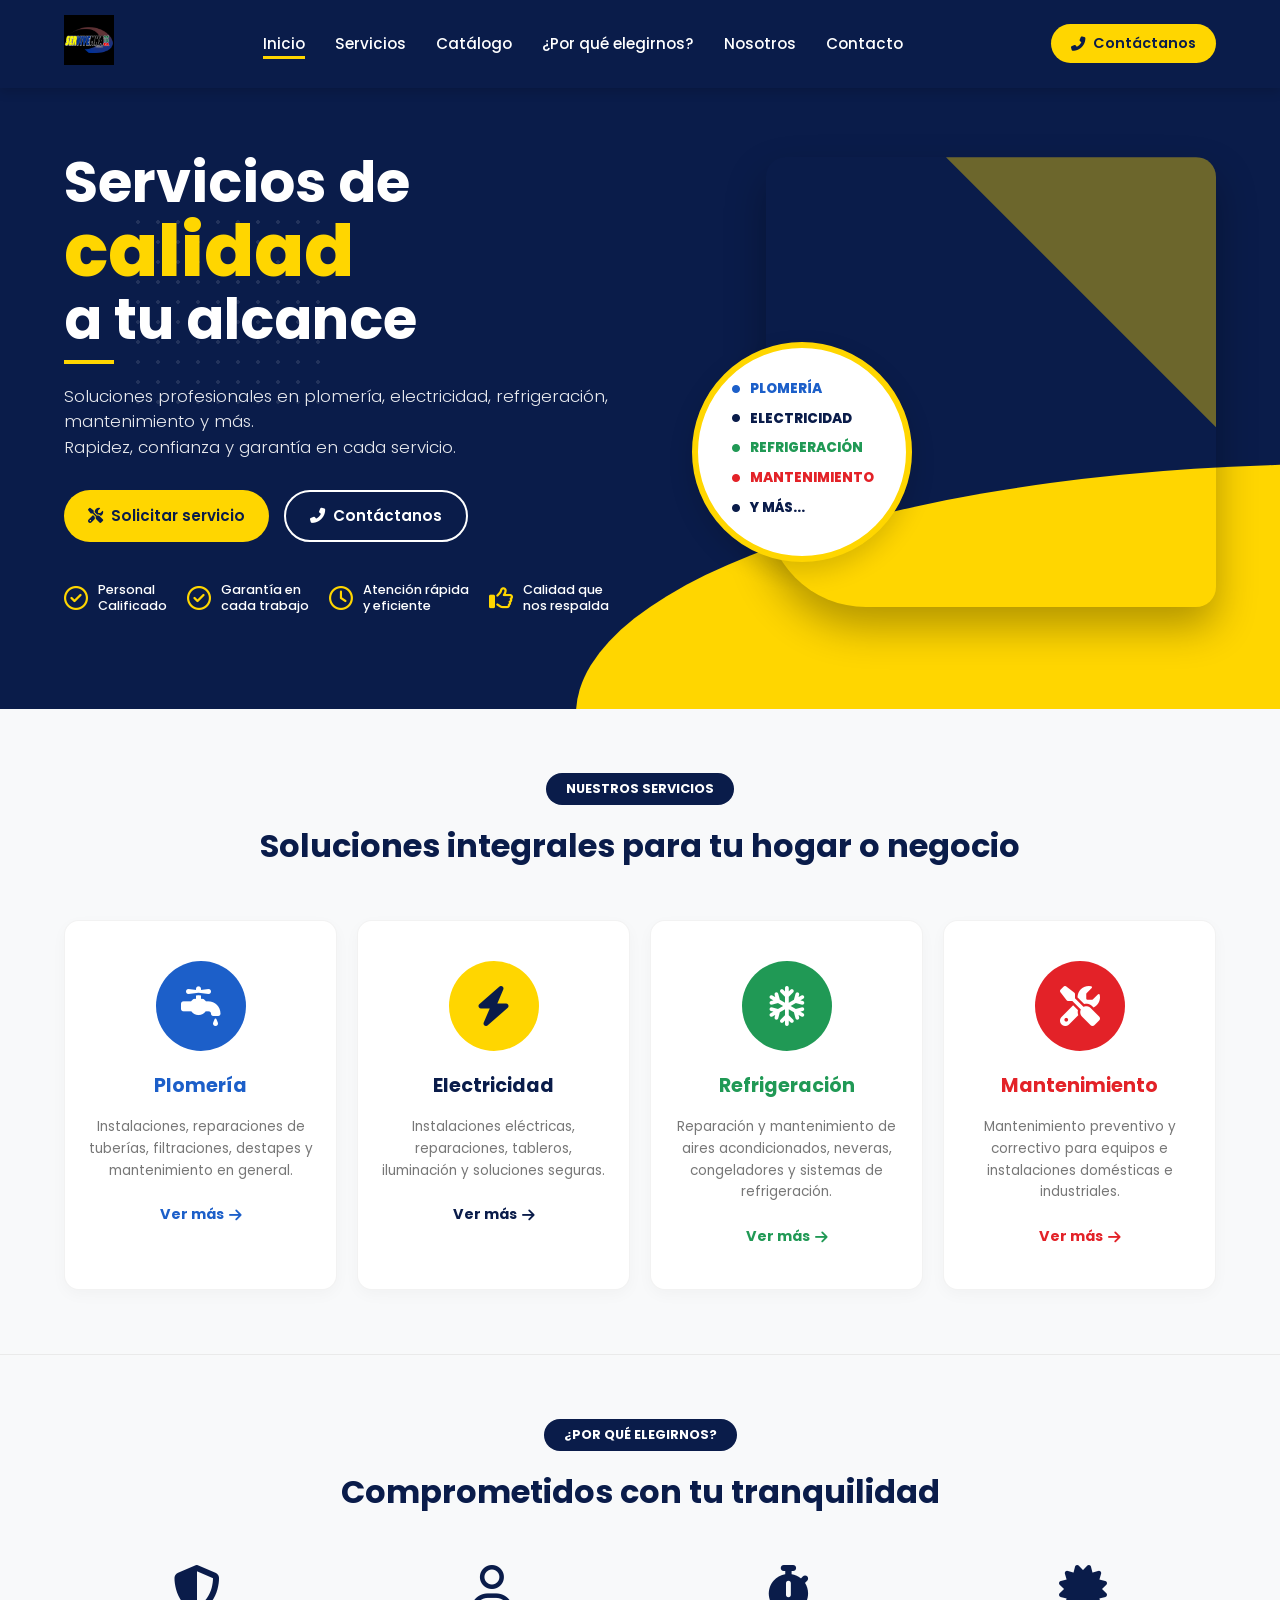
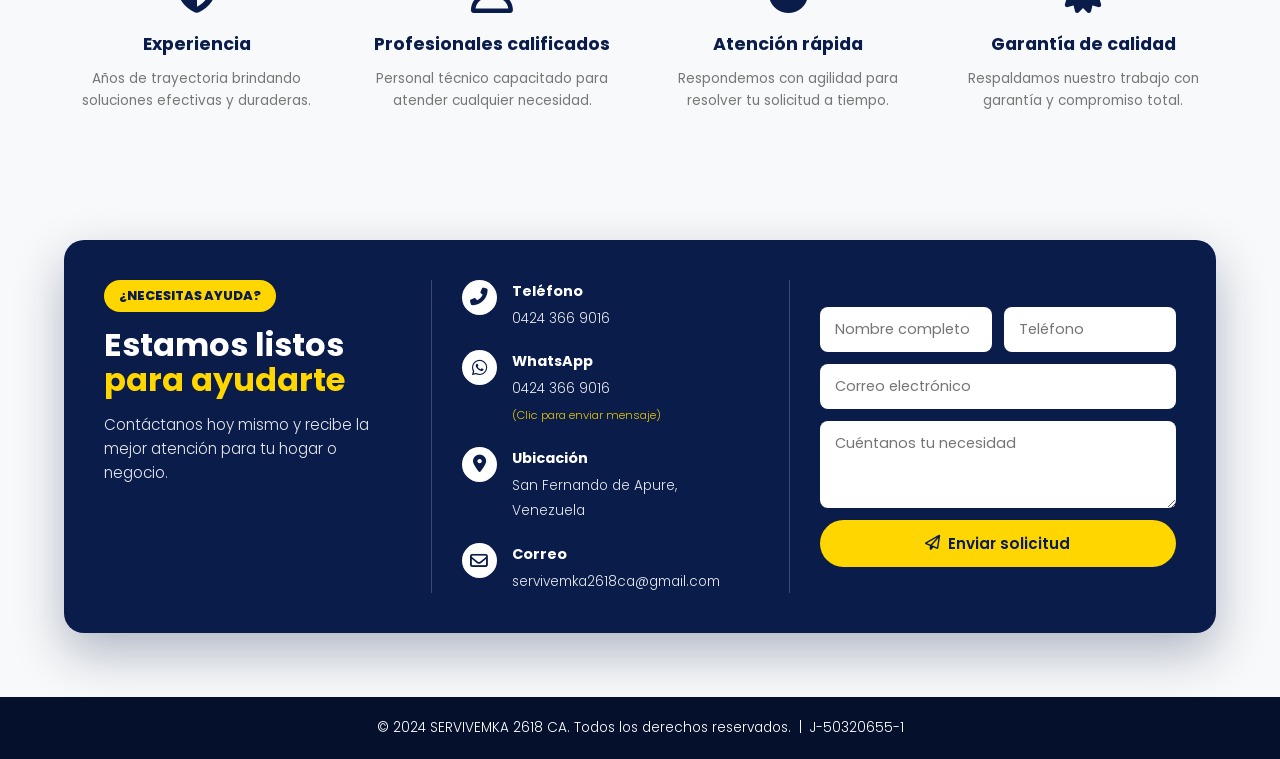
<file: index.html>
<!DOCTYPE html>
<html lang="es">
<head>
    <meta charset="UTF-8">
    <meta name="viewport" content="width=device-width, initial-scale=1.0">
    <title>SERVIVEMKA 2618 CA | Servicios de Calidad</title>
    <!-- Fuente Poppins para igualar la tipografía -->
    <link rel="preconnect" href="https://fonts.googleapis.com">
    <link rel="preconnect" href="https://fonts.gstatic.com" crossorigin>
    <link href="https://fonts.googleapis.com/css2?family=Poppins:wght@300;400;500;600;700;800;900&display=swap" rel="stylesheet">
    <!-- FontAwesome para íconos -->
    <link rel="stylesheet" href="https://cdnjs.cloudflare.com/ajax/libs/font-awesome/6.4.0/css/all.min.css">
    <link rel="stylesheet" href="css/style.css">
</head>
<body>
    <!-- NAVEGACIÓN -->
    <nav class="navbar animate-fade-down">
        <div class="container nav-container">
            <a href="index.html" class="logo">
                <img src="assets/img/logo-servivemka.jpg" alt="SERVIVEMKA 2618 CA" onerror="this.src='https://via.placeholder.com/220x60/0a1c4a/ffffff?text=SERVIVEMKA+LOGO'">
            </a>
            <ul class="nav-links">
                <li><a href="index.html" class="active">Inicio</a></li>
                <li><a href="#servicios">Servicios</a></li>
                <li><a href="catalogo.html">Catálogo</a></li>
                <li><a href="#elegirnos">¿Por qué elegirnos?</a></li>
                <li><a href="#">Nosotros</a></li>
                <li><a href="#contacto">Contacto</a></li>
            </ul>
            <a href="#contacto" class="btn btn-nav btn-hover-shake"><i class="fas fa-phone-alt"></i> Contáctanos</a>
            <div class="hamburger"><i class="fas fa-bars"></i></div>
        </div>
    </nav>

    <!-- HERO SECTION -->
    <header class="hero">
        <div class="hero-bg-pattern"></div>
        <div class="hero-swoosh slide-in-right"></div>
        <div class="container hero-container">
            <div class="hero-content slide-in-left">
                <h1>Servicios de <br><span class="text-yellow big-text pulse-text">calidad</span><br> a tu alcance</h1>
                <div class="hero-divider grow-line"></div>
                <p>Soluciones profesionales en plomería, electricidad, refrigeración, mantenimiento y más.<br>Rapidez, confianza y garantía en cada servicio.</p>
                <div class="hero-buttons">
                    <a href="#servicios" class="btn btn-yellow btn-pop"><i class="fas fa-tools"></i> Solicitar servicio</a>
                    <a href="#contacto" class="btn btn-outline btn-pop"><i class="fas fa-phone-alt"></i> Contáctanos</a>
                </div>
                <div class="hero-badges stagger-fade-in">
                    <div class="h-badge"><i class="far fa-check-circle"></i> Personal<br>Calificado</div>
                    <div class="h-badge"><i class="far fa-check-circle"></i> Garantía en<br>cada trabajo</div>
                    <div class="h-badge"><i class="far fa-clock"></i> Atención rápida<br>y eficiente</div>
                    <div class="h-badge"><i class="far fa-thumbs-up"></i> Calidad que<br>nos respalda</div>
                </div>
            </div>
            <div class="hero-image-wrapper fade-in-up">
                <div class="tools-image">
                    <div class="yellow-grid-overlay fade-in-delayed"></div>
                </div>
                <div class="services-circle float-anim">
                    <ul>
                        <li class="c-blue">PLOMERÍA</li>
                        <li class="c-dark">ELECTRICIDAD</li>
                        <li class="c-green">REFRIGERACIÓN</li>
                        <li class="c-red">MANTENIMIENTO</li>
                        <li class="c-dark">Y MÁS...</li>
                    </ul>
                </div>
            </div>
        </div>
    </header>

    <!-- SECCIÓN DE SERVICIOS -->
    <section class="services section-padding" id="servicios">
        <div class="container">
            <div class="section-header scroll-reveal">
                <span class="pill-dark">NUESTROS SERVICIOS</span>
                <h2>Soluciones integrales para tu hogar o negocio</h2>
            </div>
            <div class="services-grid">
                <div class="service-card scroll-reveal stagger-1">
                    <div class="icon-circle bg-blue icon-spin-hover"><i class="fas fa-faucet-drip"></i></div>
                    <h3 class="text-blue">Plomería</h3>
                    <p>Instalaciones, reparaciones de tuberías, filtraciones, destapes y mantenimiento en general.</p>
                    <a href="#" class="link-more text-blue">Ver más <i class="fas fa-arrow-right slide-arrow"></i></a>
                </div>
                <div class="service-card scroll-reveal stagger-2">
                    <div class="icon-circle bg-yellow text-dark icon-pulse-hover"><i class="fas fa-bolt"></i></div>
                    <h3 class="text-dark">Electricidad</h3>
                    <p>Instalaciones eléctricas, reparaciones, tableros, iluminación y soluciones seguras.</p>
                    <a href="#" class="link-more text-dark">Ver más <i class="fas fa-arrow-right slide-arrow"></i></a>
                </div>
                <div class="service-card scroll-reveal stagger-3">
                    <div class="icon-circle bg-green icon-spin-hover"><i class="far fa-snowflake"></i></div>
                    <h3 class="text-green">Refrigeración</h3>
                    <p>Reparación y mantenimiento de aires acondicionados, neveras, congeladores y sistemas de refrigeración.</p>
                    <a href="#" class="link-more text-green">Ver más <i class="fas fa-arrow-right slide-arrow"></i></a>
                </div>
                <div class="service-card scroll-reveal stagger-4">
                    <div class="icon-circle bg-red icon-shake-hover"><i class="fas fa-screwdriver-wrench"></i></div>
                    <h3 class="text-red">Mantenimiento</h3>
                    <p>Mantenimiento preventivo y correctivo para equipos e instalaciones domésticas e industriales.</p>
                    <a href="#" class="link-more text-red">Ver más <i class="fas fa-arrow-right slide-arrow"></i></a>
                </div>
            </div>
        </div>
    </section>

    <!-- SECCIÓN POR QUÉ ELEGIRNOS -->
    <section class="features section-padding" id="elegirnos">
        <div class="container">
            <div class="section-header scroll-reveal">
                <span class="pill-dark">¿POR QUÉ ELEGIRNOS?</span>
                <h2>Comprometidos con tu tranquilidad</h2>
            </div>
            <div class="features-grid">
                <div class="feature-item scroll-reveal stagger-1">
                    <div class="f-icon bounce-on-hover"><i class="fas fa-shield-halved"></i></div>
                    <h3>Experiencia</h3>
                    <p>Años de trayectoria brindando soluciones efectivas y duraderas.</p>
                </div>
                <div class="feature-item scroll-reveal stagger-2">
                    <div class="f-icon bounce-on-hover"><i class="far fa-user"></i></div>
                    <h3>Profesionales calificados</h3>
                    <p>Personal técnico capacitado para atender cualquier necesidad.</p>
                </div>
                <div class="feature-item scroll-reveal stagger-3">
                    <div class="f-icon bounce-on-hover"><i class="fas fa-stopwatch"></i></div>
                    <h3>Atención rápida</h3>
                    <p>Respondemos con agilidad para resolver tu solicitud a tiempo.</p>
                </div>
                <div class="feature-item scroll-reveal stagger-4">
                    <div class="f-icon bounce-on-hover"><i class="fas fa-certificate"></i></div>
                    <h3>Garantía de calidad</h3>
                    <p>Respaldamos nuestro trabajo con garantía y compromiso total.</p>
                </div>
            </div>
        </div>
    </section>

    <!-- SECCIÓN DE CONTACTO -->
    <section class="contact-section section-padding" id="contacto">
        <div class="container">
            <div class="contact-box scroll-reveal scale-up">
                <div class="contact-col-1">
                    <span class="pill-yellow pulse-pill">¿NECESITAS AYUDA?</span>
                    <h2>Estamos listos<br><span class="text-yellow">para ayudarte</span></h2>
                    <p>Contáctanos hoy mismo y recibe la mejor atención para tu hogar o negocio.</p>
                </div>
                <div class="contact-col-2">
                    <div class="c-info-item hover-translate-x">
                        <i class="fas fa-phone-alt"></i>
                        <div>
                            <strong>Teléfono</strong>
                            <span>0424 366 9016</span>
                        </div>
                    </div>
                    <!-- ENLACE DE WHATSAPP MODIFICADO AQUÍ -->
                    <a href="https://wa.me/584243669016?text=Hola%20SERVIVEMKA,%20estoy%20interesado%20en%20sus%20servicios%20y%20me%20gustar%C3%ADa%20solicitar%20m%C3%A1s%20informaci%C3%B3n." target="_blank" class="c-info-item hover-translate-x" style="text-decoration: none; color: inherit;">
                        <i class="fab fa-whatsapp"></i>
                        <div>
                            <strong>WhatsApp</strong>
                            <span>0424 366 9016 <br><small style="color:var(--secondary)">(Clic para enviar mensaje)</small></span>
                        </div>
                    </a>
                    <div class="c-info-item hover-translate-x">
                        <i class="fas fa-map-marker-alt"></i>
                        <div>
                            <strong>Ubicación</strong>
                            <span>San Fernando de Apure,<br>Venezuela</span>
                        </div>
                    </div>
                    <div class="c-info-item hover-translate-x">
                        <i class="far fa-envelope"></i>
                        <div>
                            <strong>Correo</strong>
                            <span>servivemka2618ca@gmail.com</span>
                        </div>
                    </div>
                </div>
                <div class="contact-col-3">
                    <form action="#" method="POST" class="contact-form">
                        <div class="form-row">
                            <input type="text" placeholder="Nombre completo" required class="input-focus-anim">
                            <input type="tel" placeholder="Teléfono" required class="input-focus-anim">
                        </div>
                        <input type="email" placeholder="Correo electrónico" required class="input-focus-anim">
                        <textarea placeholder="Cuéntanos tu necesidad" rows="3" required class="input-focus-anim"></textarea>
                        <button type="submit" class="btn btn-yellow w-100 btn-hover-shake"><i class="far fa-paper-plane"></i> Enviar solicitud</button>
                    </form>
                </div>
            </div>
        </div>
    </section>

    <!-- FOOTER -->
    <footer>
        <div class="container">
            <p>© 2024 SERVIVEMKA 2618 CA. Todos los derechos reservados. &nbsp;|&nbsp; J-50320655-1</p>
        </div>
    </footer>

    <script src="js/main.js"></script>
</body>
</html>
</file>
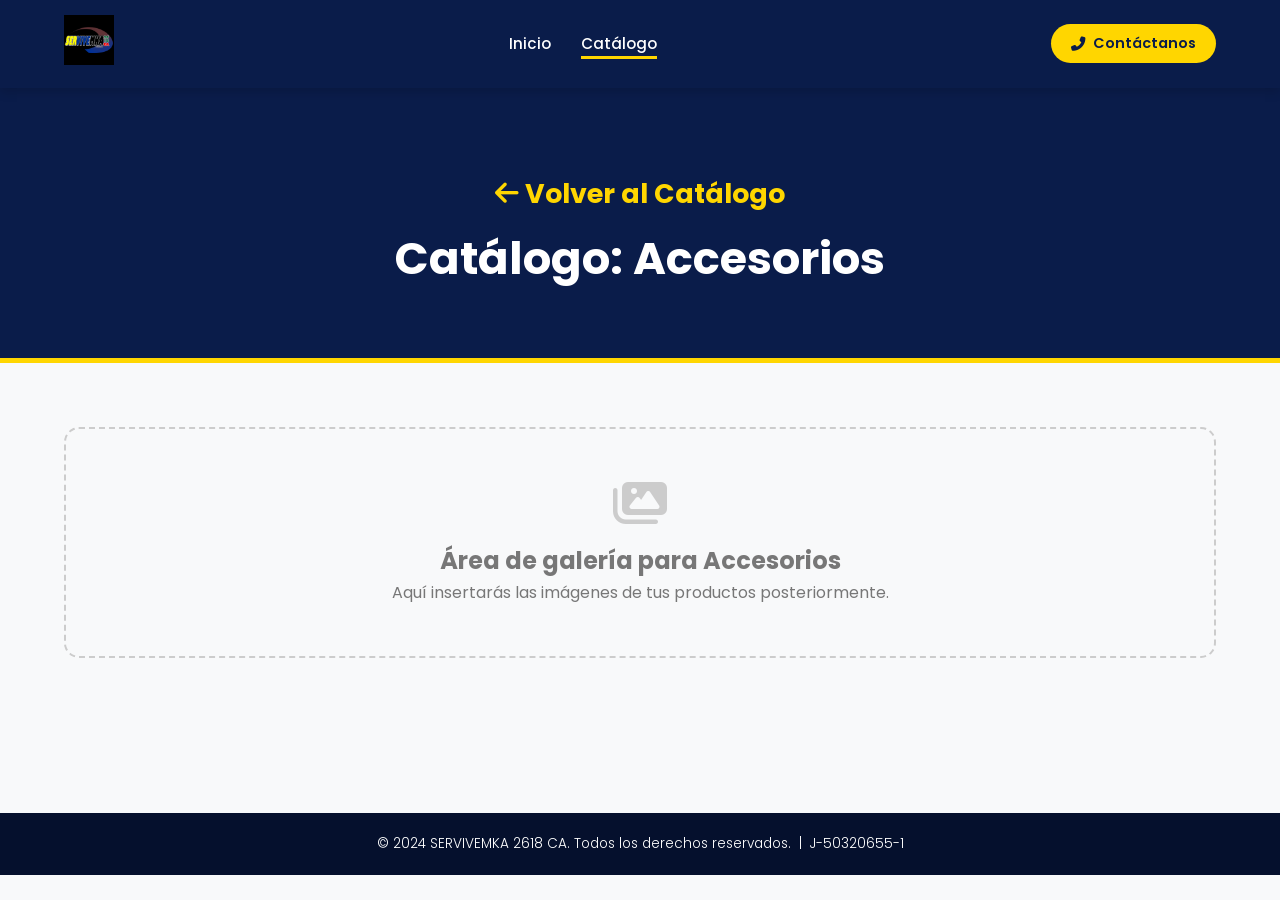
<file: cat_accesorios.html>
<!DOCTYPE html>
<html lang="es">
<head>
    <meta charset="UTF-8">
    <meta name="viewport" content="width=device-width, initial-scale=1.0">
    <title>Catálogo: Accesorios | SERVIVEMKA 2618 CA</title>
    <link href="https://fonts.googleapis.com/css2?family=Poppins:wght@300;400;500;600;700;800;900&display=swap" rel="stylesheet">
    <link rel="stylesheet" href="https://cdnjs.cloudflare.com/ajax/libs/font-awesome/6.4.0/css/all.min.css">
    <link rel="stylesheet" href="css/style.css">
</head>
<body>
    <nav class="navbar animate-fade-down">
        <div class="container nav-container">
            <a href="index.html" class="logo">
                <img src="assets/img/logo-servivemka.jpg" alt="SERVIVEMKA 2618 CA" onerror="this.src='https://via.placeholder.com/220x60/0a1c4a/ffffff?text=SERVIVEMKA+LOGO'">
            </a>
            <ul class="nav-links">
                <li><a href="index.html">Inicio</a></li>
                <li><a href="catalogo.html" class="active">Catálogo</a></li>
            </ul>
            <a href="index.html#contacto" class="btn btn-nav"><i class="fas fa-phone-alt"></i> Contáctanos</a>
            <div class="hamburger"><i class="fas fa-bars"></i></div>
        </div>
    </nav>

    <header class="page-header">
        <div class="container">
            <h1><a href="catalogo.html" style="color:var(--secondary); font-size:0.6em; text-decoration:none;"><i class="fas fa-arrow-left"></i> Volver al Catálogo</a><br>Catálogo: Accesorios</h1>
        </div>
    </header>

    <section class="section-padding" style="min-height: 50vh;">
        <div class="container" style="text-align: center;">
            <!-- AQUÍ ALOJARÁS LAS IMÁGENES DE TUS PRODUCTOS -->
            <div style="border: 2px dashed #ccc; padding: 50px; border-radius: 15px; color: #777;">
                <i class="fas fa-images" style="font-size: 3rem; margin-bottom: 15px; color:#ccc;"></i>
                <h2>Área de galería para Accesorios</h2>
                <p>Aquí insertarás las imágenes de tus productos posteriormente.</p>
            </div>
        </div>
    </section>

    <footer>
        <div class="container">
            <p>© 2024 SERVIVEMKA 2618 CA. Todos los derechos reservados. &nbsp;|&nbsp; J-50320655-1</p>
        </div>
    </footer>
    <script src="js/main.js"></script>
</body>
</html>
</file>
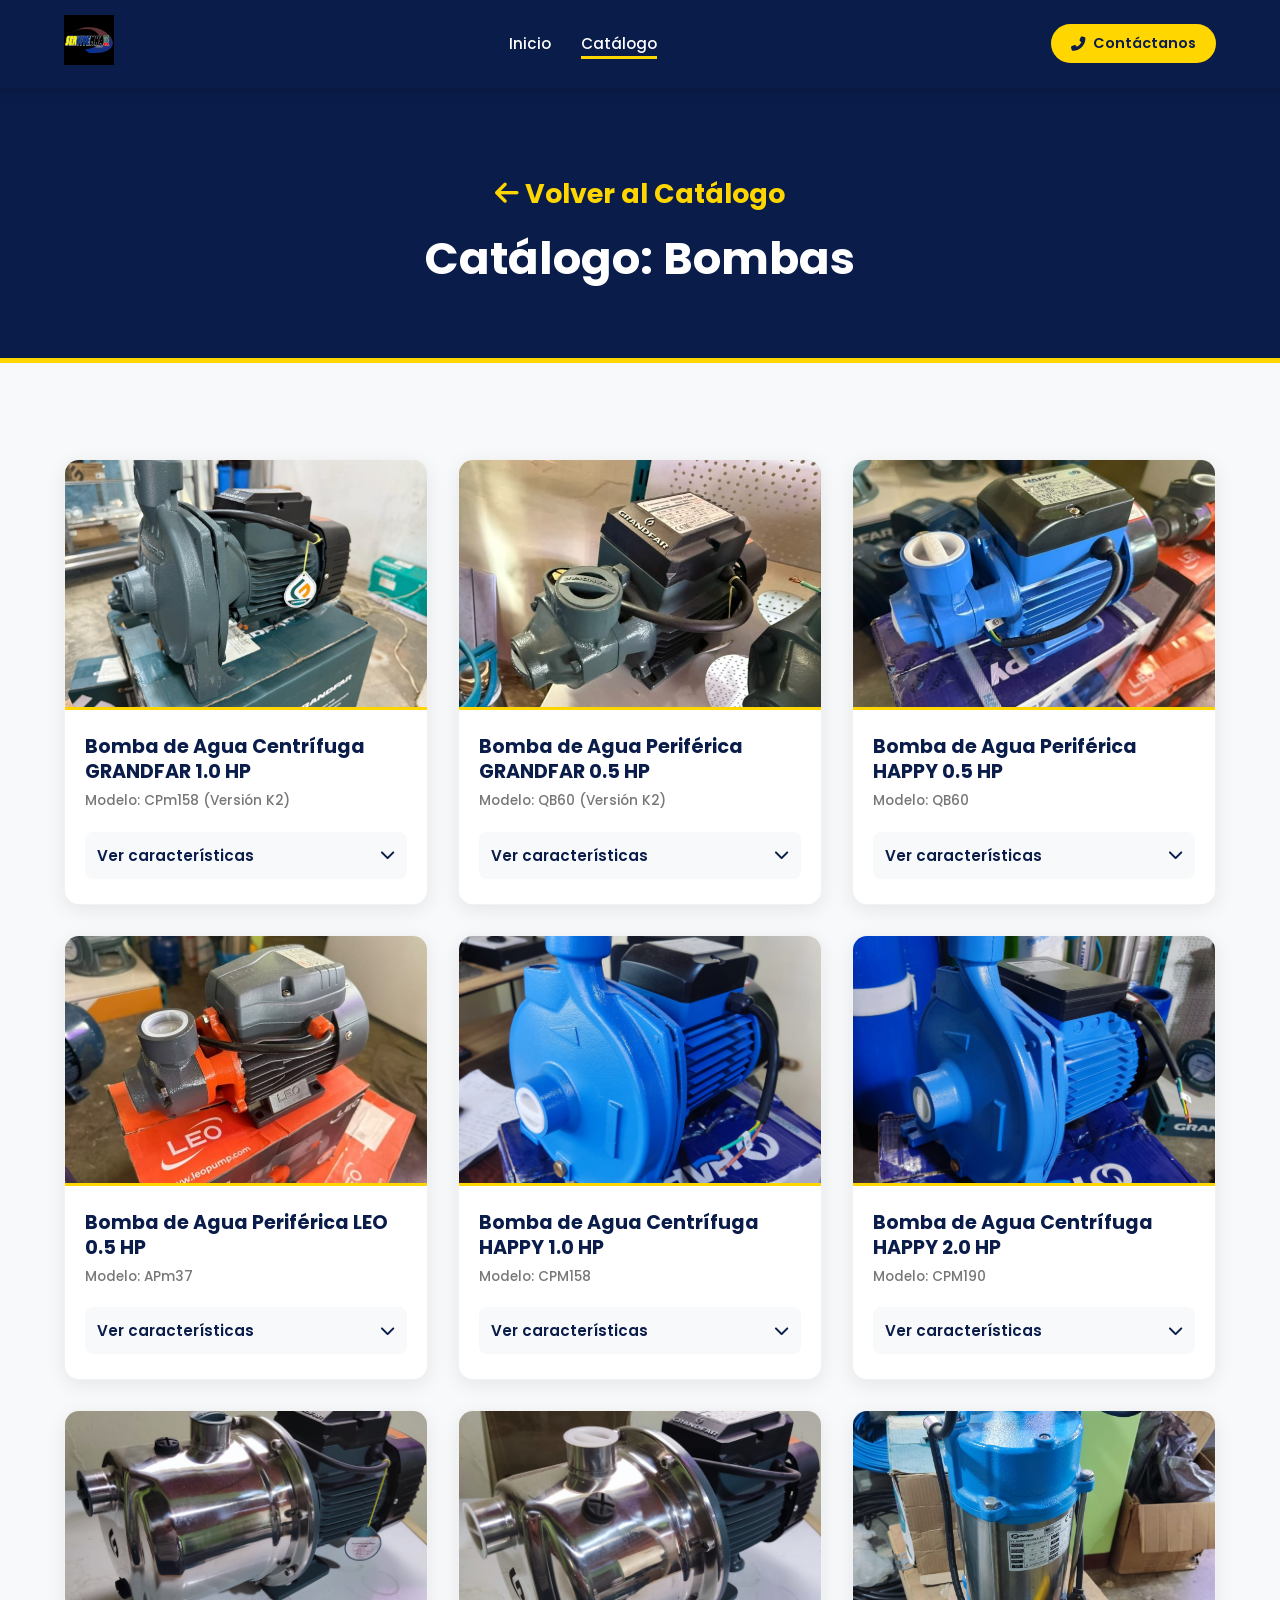
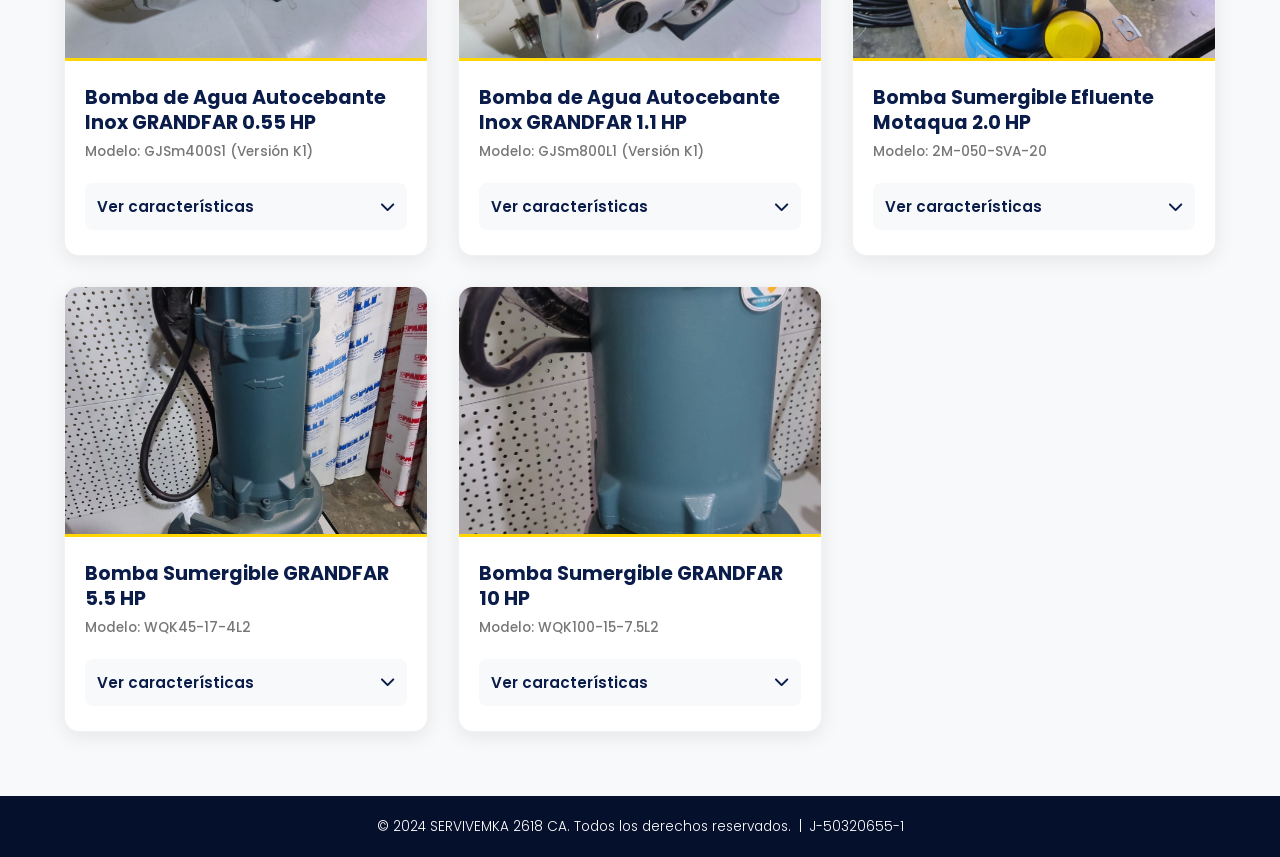
<file: cat_bombas.html>
<!DOCTYPE html>
<html lang="es">
<head>
    <meta charset="UTF-8">
    <meta name="viewport" content="width=device-width, initial-scale=1.0">
    <title>Catálogo: Bombas | SERVIVEMKA 2618 CA</title>
    <link href="https://fonts.googleapis.com/css2?family=Poppins:wght@300;400;500;600;700;800;900&display=swap" rel="stylesheet">
    <link rel="stylesheet" href="https://cdnjs.cloudflare.com/ajax/libs/font-awesome/6.4.0/css/all.min.css">
    <link rel="stylesheet" href="css/style.css">
</head>
<body>
    <!-- NAVEGACIÓN -->
    <nav class="navbar animate-fade-down">
        <div class="container nav-container">
            <a href="index.html" class="logo">
                <img src="assets/img/logo-servivemka.jpg" alt="SERVIVEMKA 2618 CA" onerror="this.src='https://via.placeholder.com/220x60/0a1c4a/ffffff?text=SERVIVEMKA+LOGO'">
            </a>
            <ul class="nav-links">
                <li><a href="index.html">Inicio</a></li>
                <li><a href="catalogo.html" class="active">Catálogo</a></li>
            </ul>
            <a href="index.html#contacto" class="btn btn-nav"><i class="fas fa-phone-alt"></i> Contáctanos</a>
            <div class="hamburger"><i class="fas fa-bars"></i></div>
        </div>
    </nav>

    <!-- CABECERA -->
    <header class="page-header">
        <div class="container">
            <h1><a href="catalogo.html" style="color:var(--secondary); font-size:0.6em; text-decoration:none;"><i class="fas fa-arrow-left"></i> Volver al Catálogo</a><br>Catálogo: Bombas</h1>
        </div>
    </header>

    <!-- GALERÍA DE PRODUCTOS -->
    <section class="section-padding" style="min-height: 50vh;">
        <div class="container">
            
            <div class="product-grid">
                
                <!-- PRODUCTO 1: Bomba Centrífuga GRANDFAR 1.0 HP -->
                <div class="product-card scroll-reveal stagger-1">
                    <div class="product-image-container">
                        <img src="assets/img/bomba-grandfar-1hp.jpg" alt="Bomba de Agua Centrífuga GRANDFAR 1.0 HP" class="product-img" onerror="this.src='https://via.placeholder.com/400x300/f8f9fa/0a1c4a?text=GRANDFAR+1.0+HP'">
                    </div>
                    <div class="product-info">
                        <h3 class="product-title text-primary">Bomba de Agua Centrífuga GRANDFAR 1.0 HP</h3>
                        <p class="product-model">Modelo: CPm158 (Versión K2)</p>
                        <button class="btn-toggle-details" onclick="toggleDetails('details-1')">
                            Ver características <i class="fas fa-chevron-down"></i>
                        </button>
                        <div id="details-1" class="product-details-content">
                            <ul class="specs-list">
                                <li><i class="fas fa-bolt text-yellow"></i> <strong>Potencia:</strong> 1.0 HP (0.75 kW)</li>
                                <li><i class="fas fa-plug text-dark"></i> <strong>Voltaje/Amperaje:</strong> 110 V / 12.2 A</li>
                                <li><i class="fas fa-water text-blue"></i> <strong>Caudal Máx (Q. max):</strong> 110 L/min</li>
                                <li><i class="fas fa-arrow-up text-green"></i> <strong>Altura Máx (H. max):</strong> 37.5 m</li>
                                <li><i class="fas fa-level-down-alt text-red"></i> <strong>Succión Máx (Suct H):</strong> 7 m</li>
                                <li><i class="fas fa-tachometer-alt text-primary"></i> <strong>Velocidad:</strong> 3450 r.p.m (60 Hz)</li>
                                <li><i class="fas fa-ruler-combined text-dark"></i> <strong>Conexión (Size):</strong> 1" x 1"</li>
                                <li><i class="fas fa-shield-alt text-yellow"></i> <strong>Protección:</strong> IP 44 (Protección térmica)</li>
                            </ul>
                            <a href="https://wa.me/584243669016?text=Hola%20SERVIVEMKA,%20estoy%20interesado%20en%20la%20Bomba%20Centr%C3%ADfuga%20GRANDFAR%20de%201.0%20HP%20(Modelo%20CPm158).%20%C2%BFMe%20pueden%20dar%20precio%20y%20disponibilidad?" target="_blank" class="btn btn-yellow w-100 mt-3">
                                <i class="fab fa-whatsapp"></i> Consultar precio
                            </a>
                        </div>
                    </div>
                </div>

                <!-- PRODUCTO 2: Bomba Periférica GRANDFAR 0.5 HP -->
                <div class="product-card scroll-reveal stagger-2">
                    <div class="product-image-container">
                        <img src="assets/img/bomba-grandfar-05hp.jpg" alt="Bomba de Agua GRANDFAR 0.5 HP" class="product-img" onerror="this.src='https://via.placeholder.com/400x300/f8f9fa/0a1c4a?text=GRANDFAR+0.5+HP'">
                    </div>
                    <div class="product-info">
                        <h3 class="product-title text-primary">Bomba de Agua Periférica GRANDFAR 0.5 HP</h3>
                        <p class="product-model">Modelo: QB60 (Versión K2)</p>
                        <button class="btn-toggle-details" onclick="toggleDetails('details-2')">
                            Ver características <i class="fas fa-chevron-down"></i>
                        </button>
                        <div id="details-2" class="product-details-content">
                            <ul class="specs-list">
                                <li><i class="fas fa-bolt text-yellow"></i> <strong>Potencia:</strong> 0.5 HP (0.37 kW)</li>
                                <li><i class="fas fa-plug text-dark"></i> <strong>Voltaje/Amperaje:</strong> 110 V / 5.6 A</li>
                                <li><i class="fas fa-water text-blue"></i> <strong>Caudal Máx (Q. max):</strong> 35 L/min</li>
                                <li><i class="fas fa-arrow-up text-green"></i> <strong>Altura Máx (H. max):</strong> 40 m</li>
                                <li><i class="fas fa-level-down-alt text-red"></i> <strong>Succión Máx (Suct H):</strong> 8 m</li>
                                <li><i class="fas fa-tachometer-alt text-primary"></i> <strong>Velocidad:</strong> 3450 r.p.m (60 Hz)</li>
                                <li><i class="fas fa-ruler-combined text-dark"></i> <strong>Conexión (Size):</strong> 1" x 1"</li>
                                <li><i class="fas fa-shield-alt text-yellow"></i> <strong>Protección:</strong> IP 44 (Protección térmica)</li>
                            </ul>
                            <a href="https://wa.me/584243669016?text=Hola%20SERVIVEMKA,%20estoy%20interesado%20en%20la%20Bomba%20Perif%C3%A9rica%20GRANDFAR%20de%200.5%20HP%20(Modelo%20QB60).%20%C2%BFMe%20pueden%20dar%20precio%20y%20disponibilidad?" target="_blank" class="btn btn-yellow w-100 mt-3">
                                <i class="fab fa-whatsapp"></i> Consultar precio
                            </a>
                        </div>
                    </div>
                </div>

                <!-- PRODUCTO 3: Bomba Periférica HAPPY 0.5 HP -->
                <div class="product-card scroll-reveal stagger-3">
                    <div class="product-image-container">
                        <img src="assets/img/bomba-happy-05hp.jpg" alt="Bomba de Agua HAPPY 0.5 HP" class="product-img" onerror="this.src='https://via.placeholder.com/400x300/f8f9fa/0a1c4a?text=HAPPY+0.5+HP'">
                    </div>
                    <div class="product-info">
                        <h3 class="product-title text-primary">Bomba de Agua Periférica HAPPY 0.5 HP</h3>
                        <p class="product-model">Modelo: QB60</p>
                        <button class="btn-toggle-details" onclick="toggleDetails('details-3')">
                            Ver características <i class="fas fa-chevron-down"></i>
                        </button>
                        <div id="details-3" class="product-details-content">
                            <ul class="specs-list">
                                <li><i class="fas fa-bolt text-yellow"></i> <strong>Potencia:</strong> 0.5 HP (0.37 kW)</li>
                                <li><i class="fas fa-plug text-dark"></i> <strong>Voltaje/Amperaje:</strong> 110 V / 4.8 A</li>
                                <li><i class="fas fa-water text-blue"></i> <strong>Caudal (Q):</strong> 5 - 35 L/min</li>
                                <li><i class="fas fa-arrow-up text-green"></i> <strong>Altura Máx (Hmax):</strong> 30 m (Rango: 20-3 m)</li>
                                <li><i class="fas fa-temperature-high text-red"></i> <strong>Temp. Máx Agua (tmax):</strong> 60 °C</li>
                                <li><i class="fas fa-tachometer-alt text-primary"></i> <strong>Velocidad:</strong> 3450 min⁻¹ (60 Hz)</li>
                                <li><i class="fas fa-bolt text-dark"></i> <strong>Potencia Máx (W max):</strong> 480 W</li>
                                <li><i class="fas fa-shield-alt text-yellow"></i> <strong>Protección:</strong> IP 44 (Servicio Continuo)</li>
                            </ul>
                            <a href="https://wa.me/584243669016?text=Hola%20SERVIVEMKA,%20estoy%20interesado%20en%20la%20Bomba%20Perif%C3%A9rica%20HAPPY%20de%200.5%20HP%20(Modelo%20QB60).%20%C2%BFMe%20pueden%20dar%20precio%20y%20disponibilidad?" target="_blank" class="btn btn-yellow w-100 mt-3">
                                <i class="fab fa-whatsapp"></i> Consultar precio
                            </a>
                        </div>
                    </div>
                </div>

                <!-- PRODUCTO 4: Bomba Periférica LEO 0.5 HP -->
                <div class="product-card scroll-reveal stagger-4">
                    <div class="product-image-container">
                        <img src="assets/img/bomba-leo-05hp.jpg" alt="Bomba de Agua LEO 0.5 HP" class="product-img" onerror="this.src='https://via.placeholder.com/400x300/f8f9fa/0a1c4a?text=LEO+0.5+HP'">
                    </div>
                    <div class="product-info">
                        <h3 class="product-title text-primary">Bomba de Agua Periférica LEO 0.5 HP</h3>
                        <p class="product-model">Modelo: APm37</p>
                        <button class="btn-toggle-details" onclick="toggleDetails('details-4')">
                            Ver características <i class="fas fa-chevron-down"></i>
                        </button>
                        <div id="details-4" class="product-details-content">
                            <ul class="specs-list">
                                <li><i class="fas fa-bolt text-yellow"></i> <strong>Potencia (Pout):</strong> 0.5 HP (0.37 kW)</li>
                                <li><i class="fas fa-plug text-dark"></i> <strong>Voltaje/Amperaje:</strong> 100-115 V / 5 A</li>
                                <li><i class="fas fa-water text-blue"></i> <strong>Caudal (Q):</strong> 5 - 35 L/min</li>
                                <li><i class="fas fa-arrow-up text-green"></i> <strong>Altura Máx (Hmax):</strong> 40 m (Rango: 35-5 m)</li>
                                <li><i class="fas fa-temperature-high text-red"></i> <strong>Temp. Máx Agua:</strong> 60 °C</li>
                                <li><i class="fas fa-tachometer-alt text-primary"></i> <strong>Velocidad:</strong> 3400 min⁻¹ (60 Hz)</li>
                                <li><i class="fas fa-ruler-combined text-dark"></i> <strong>Conexión (Size):</strong> 1" x 1"</li>
                                <li><i class="fas fa-shield-alt text-yellow"></i> <strong>Protección:</strong> IP X4 (Protección térmica)</li>
                            </ul>
                            <a href="https://wa.me/584243669016?text=Hola%20SERVIVEMKA,%20estoy%20interesado%20en%20la%20Bomba%20Perif%C3%A9rica%20LEO%20de%200.5%20HP%20(Modelo%20APm37).%20%C2%BFMe%20pueden%20dar%20precio%20y%20disponibilidad?" target="_blank" class="btn btn-yellow w-100 mt-3">
                                <i class="fab fa-whatsapp"></i> Consultar precio
                            </a>
                        </div>
                    </div>
                </div>

                <!-- PRODUCTO 5: Bomba Centrífuga HAPPY 1.0 HP -->
                <div class="product-card scroll-reveal stagger-1">
                    <div class="product-image-container">
                        <img src="assets/img/bomba-happy-cpm158.jpg" alt="Bomba de Agua HAPPY CPM158" class="product-img" onerror="this.src='https://via.placeholder.com/400x300/f8f9fa/0a1c4a?text=HAPPY+CPM158'">
                    </div>
                    <div class="product-info">
                        <h3 class="product-title text-primary">Bomba de Agua Centrífuga HAPPY 1.0 HP</h3>
                        <p class="product-model">Modelo: CPM158</p>
                        <button class="btn-toggle-details" onclick="toggleDetails('details-5')">
                            Ver características <i class="fas fa-chevron-down"></i>
                        </button>
                        <div id="details-5" class="product-details-content">
                            <ul class="specs-list">
                                <li><i class="fas fa-bolt text-yellow"></i> <strong>Potencia:</strong> 1 HP (0.75 kW)</li>
                                <li><i class="fas fa-plug text-dark"></i> <strong>Voltaje / Amperaje:</strong> 110 V / 10 A</li>
                                <li><i class="fas fa-water text-blue"></i> <strong>Caudal (Q):</strong> 5 - 110 L/min</li>
                                <li><i class="fas fa-arrow-up text-green"></i> <strong>Altura Máx (Hmax):</strong> 28 m (Rango: 25-3 m)</li>
                                <li><i class="fas fa-temperature-high text-red"></i> <strong>Temp. Máx Agua (tmax):</strong> 60 °C</li>
                                <li><i class="fas fa-tachometer-alt text-primary"></i> <strong>Velocidad:</strong> 3450 min⁻¹ (60 Hz)</li>
                                <li><i class="fas fa-bolt text-dark"></i> <strong>Potencia Máx (W max):</strong> 1100 W</li>
                                <li><i class="fas fa-shield-alt text-yellow"></i> <strong>Protección:</strong> IP 44 (Servicio Continuo)</li>
                            </ul>
                            <a href="https://wa.me/584243669016?text=Hola%20SERVIVEMKA,%20estoy%20interesado%20en%20la%20Bomba%20Centr%C3%ADfuga%20HAPPY%20de%201.0%20HP%20(Modelo%20CPM158).%20%C2%BFMe%20pueden%20dar%20precio%20y%20disponibilidad?" target="_blank" class="btn btn-yellow w-100 mt-3">
                                <i class="fab fa-whatsapp"></i> Consultar precio
                            </a>
                        </div>
                    </div>
                </div>

                <!-- PRODUCTO 6: Bomba Centrífuga HAPPY 2.0 HP -->
                <div class="product-card scroll-reveal stagger-2">
                    <div class="product-image-container">
                        <img src="assets/img/bomba-happy-cpm190.jpg" alt="Bomba de Agua HAPPY CPM190 2.0 HP" class="product-img" onerror="this.src='https://via.placeholder.com/400x300/f8f9fa/0a1c4a?text=HAPPY+CPM190+2.0+HP'">
                    </div>
                    <div class="product-info">
                        <h3 class="product-title text-primary">Bomba de Agua Centrífuga HAPPY 2.0 HP</h3>
                        <p class="product-model">Modelo: CPM190</p>
                        <button class="btn-toggle-details" onclick="toggleDetails('details-6')">
                            Ver características <i class="fas fa-chevron-down"></i>
                        </button>
                        <div id="details-6" class="product-details-content">
                            <ul class="specs-list">
                                <li><i class="fas fa-bolt text-yellow"></i> <strong>Potencia:</strong> 2 HP (1.5 kW)</li>
                                <li><i class="fas fa-plug text-dark"></i> <strong>Voltaje / Amperaje:</strong> 220 V / 9 A</li>
                                <li><i class="fas fa-water text-blue"></i> <strong>Caudal (Q):</strong> 5 - 140 L/min</li>
                                <li><i class="fas fa-arrow-up text-green"></i> <strong>Altura Máx (Hmax):</strong> 40 m (Rango: 38-5 m)</li>
                                <li><i class="fas fa-temperature-high text-red"></i> <strong>Temp. Máx Agua (tmax):</strong> 60 °C</li>
                                <li><i class="fas fa-tachometer-alt text-primary"></i> <strong>Velocidad:</strong> 3450 min⁻¹ (60 Hz)</li>
                                <li><i class="fas fa-bolt text-dark"></i> <strong>Potencia Máx (W max):</strong> 2000 W</li>
                                <li><i class="fas fa-shield-alt text-yellow"></i> <strong>Protección:</strong> IP 44 (Servicio Continuo)</li>
                            </ul>
                            <a href="https://wa.me/584243669016?text=Hola%20SERVIVEMKA,%20estoy%20interesado%20en%20la%20Bomba%20Centr%C3%ADfuga%20HAPPY%20de%202.0%20HP%20(Modelo%20CPM190).%20%C2%BFMe%20pueden%20dar%20precio%20y%20disponibilidad?" target="_blank" class="btn btn-yellow w-100 mt-3">
                                <i class="fab fa-whatsapp"></i> Consultar precio
                            </a>
                        </div>
                    </div>
                </div>

                <!-- PRODUCTO 7: Bomba Jet Autocebante Inox GRANDFAR 0.55 HP -->
                <div class="product-card scroll-reveal stagger-3">
                    <div class="product-image-container">
                        <img src="assets/img/bomba-grandfar-gjsm400s1.jpg" alt="Bomba Autocebante Inoxidable GRANDFAR 0.55 HP" class="product-img" onerror="this.src='https://via.placeholder.com/400x300/f8f9fa/0a1c4a?text=GRANDFAR+GJSm400S1'">
                    </div>
                    <div class="product-info">
                        <h3 class="product-title text-primary">Bomba de Agua Autocebante Inox GRANDFAR 0.55 HP</h3>
                        <p class="product-model">Modelo: GJSm400S1 (Versión K1)</p>
                        <button class="btn-toggle-details" onclick="toggleDetails('details-7')">
                            Ver características <i class="fas fa-chevron-down"></i>
                        </button>
                        <div id="details-7" class="product-details-content">
                            <ul class="specs-list">
                                <li><i class="fas fa-bolt text-yellow"></i> <strong>Potencia:</strong> 0.55 HP (0.4 kW)</li>
                                <li><i class="fas fa-plug text-dark"></i> <strong>Voltaje / Amperaje:</strong> 110 V / 4.7 A</li>
                                <li><i class="fas fa-water text-blue"></i> <strong>Caudal Máx (Q. max):</strong> 50 L/min</li>
                                <li><i class="fas fa-arrow-up text-green"></i> <strong>Altura Máx (H. max):</strong> 30 m</li>
                                <li><i class="fas fa-level-down-alt text-red"></i> <strong>Succión Máx (Suct H):</strong> 9 m</li>
                                <li><i class="fas fa-tachometer-alt text-primary"></i> <strong>Velocidad:</strong> 3450 r.p.m (60 Hz)</li>
                                <li><i class="fas fa-ruler-combined text-dark"></i> <strong>Conexión (Size):</strong> 1" x 1"</li>
                                <li><i class="fas fa-shield-alt text-yellow"></i> <strong>Protección:</strong> IP 44 (Protección térmica)</li>
                            </ul>
                            <a href="https://wa.me/584243669016?text=Hola%20SERVIVEMKA,%20estoy%20interesado%20en%20la%20Bomba%20Autocebante%20Inoxidable%20GRANDFAR%20de%200.55%20HP%20(Modelo%20GJSm400S1).%20%C2%BFMe%20pueden%20dar%20precio%20y%20disponibilidad?" target="_blank" class="btn btn-yellow w-100 mt-3">
                                <i class="fab fa-whatsapp"></i> Consultar precio
                            </a>
                        </div>
                    </div>
                </div>

                <!-- PRODUCTO 8: Bomba Jet Autocebante Inox GRANDFAR 1.1 HP -->
                <div class="product-card scroll-reveal stagger-4">
                    <div class="product-image-container">
                        <img src="assets/img/bomba-grandfar-gjsm800l1.jpg" alt="Bomba Autocebante Inoxidable GRANDFAR 1.1 HP" class="product-img" onerror="this.src='https://via.placeholder.com/400x300/f8f9fa/0a1c4a?text=GRANDFAR+GJSm800L1'">
                    </div>
                    <div class="product-info">
                        <h3 class="product-title text-primary">Bomba de Agua Autocebante Inox GRANDFAR 1.1 HP</h3>
                        <p class="product-model">Modelo: GJSm800L1 (Versión K1)</p>
                        <button class="btn-toggle-details" onclick="toggleDetails('details-8')">
                            Ver características <i class="fas fa-chevron-down"></i>
                        </button>
                        <div id="details-8" class="product-details-content">
                            <ul class="specs-list">
                                <li><i class="fas fa-bolt text-yellow"></i> <strong>Potencia:</strong> 1.1 HP (0.8 kW)</li>
                                <li><i class="fas fa-plug text-dark"></i> <strong>Voltaje / Amperaje:</strong> 220 V / 4.0 A</li>
                                <li><i class="fas fa-water text-blue"></i> <strong>Caudal Máx (Q. max):</strong> 60 L/min</li>
                                <li><i class="fas fa-arrow-up text-green"></i> <strong>Altura Máx (H. max):</strong> 42 m</li>
                                <li><i class="fas fa-level-down-alt text-red"></i> <strong>Succión Máx (Suct H):</strong> 9 m</li>
                                <li><i class="fas fa-tachometer-alt text-primary"></i> <strong>Velocidad:</strong> 3450 r.p.m (60 Hz)</li>
                                <li><i class="fas fa-ruler-combined text-dark"></i> <strong>Conexión (Size):</strong> 1" x 1"</li>
                                <li><i class="fas fa-shield-alt text-yellow"></i> <strong>Protección:</strong> IP 44 (Protección térmica)</li>
                            </ul>
                            <a href="https://wa.me/584243669016?text=Hola%20SERVIVEMKA,%20estoy%20interesado%20en%20la%20Bomba%20Autocebante%20Inoxidable%20GRANDFAR%20de%201.1%20HP%20(Modelo%20GJSm800L1).%20%C2%BFMe%20pueden%20dar%20precio%20y%20disponibilidad?" target="_blank" class="btn btn-yellow w-100 mt-3">
                                <i class="fab fa-whatsapp"></i> Consultar precio
                            </a>
                        </div>
                    </div>
                </div>

                <!-- PRODUCTO 9: Bomba Sumergible Efluente Motaqua 2.0 HP -->
                <div class="product-card scroll-reveal stagger-1">
                    <div class="product-image-container">
                        <img src="assets/img/bomba-motaqua-sumergible-2hp.jpg" alt="Bomba Sumergible Efluente Motaqua 2.0 HP" class="product-img" onerror="this.src='https://via.placeholder.com/400x300/f8f9fa/0a1c4a?text=Motaqua+Sumergible+2.0+HP'">
                    </div>
                    <div class="product-info">
                        <h3 class="product-title text-primary">Bomba Sumergible Efluente Motaqua 2.0 HP</h3>
                        <p class="product-model">Modelo: 2M-050-SVA-20</p>
                        <button class="btn-toggle-details" onclick="toggleDetails('details-9')">
                            Ver características <i class="fas fa-chevron-down"></i>
                        </button>
                        <div id="details-9" class="product-details-content">
                            <ul class="specs-list">
                                <li><i class="fas fa-bolt text-yellow"></i> <strong>Potencia:</strong> 2.0 HP</li>
                                <li><i class="fas fa-plug text-dark"></i> <strong>Voltaje:</strong> 220-230 V (Fase 1)</li>
                                <li><i class="fas fa-microchip text-primary"></i> <strong>Corriente:</strong> 10.0 - 9.2 A</li>
                                <li><i class="fas fa-water text-blue"></i> <strong>Capacidad Máx (Caudal):</strong> 200 L/min</li>
                                <li><i class="fas fa-arrow-up text-green"></i> <strong>Altura Máx (Head):</strong> 14.0 m</li>
                                <li><i class="fas fa-tachometer-alt text-primary"></i> <strong>Velocidad:</strong> 3450 RPM</li>
                                <li><i class="fas fa-ruler-combined text-dark"></i> <strong>Descarga:</strong> 2" NPT</li>
                                <li><i class="fas fa-industry text-yellow"></i> <strong>Fabricante:</strong> Mizu Industries LLC</li>
                            </ul>
                            <a href="https://wa.me/584243669016?text=Hola%20SERVIVEMKA,%20estoy%20interesado%20en%20la%20Bomba%20Sumergible%20Efluente%20Motaqua%20de%202.0%20HP%20(Modelo%202M-050-SVA-20).%20%C2%BFMe%20pueden%20dar%20precio%20y%20disponibilidad?" target="_blank" class="btn btn-yellow w-100 mt-3">
                                <i class="fab fa-whatsapp"></i> Consultar precio
                            </a>
                        </div>
                    </div>
                </div>

                <!-- PRODUCTO 10: Bomba Sumergible GRANDFAR 5.5 HP -->
                <div class="product-card scroll-reveal stagger-2">
                    <div class="product-image-container">
                        <img src="assets/img/bomba-grandfar-sumergible-55hp.jpg" alt="Bomba Sumergible GRANDFAR 5.5 HP" class="product-img" onerror="this.src='https://via.placeholder.com/400x300/f8f9fa/0a1c4a?text=GRANDFAR+Sumergible+5.5+HP'">
                    </div>
                    <div class="product-info">
                        <h3 class="product-title text-primary">Bomba Sumergible GRANDFAR 5.5 HP</h3>
                        <p class="product-model">Modelo: WQK45-17-4L2</p>
                        <button class="btn-toggle-details" onclick="toggleDetails('details-10')">
                            Ver características <i class="fas fa-chevron-down"></i>
                        </button>
                        <div id="details-10" class="product-details-content">
                            <ul class="specs-list">
                                <li><i class="fas fa-bolt text-yellow"></i> <strong>Potencia:</strong> 5.5 HP (4.0 kW)</li>
                                <li><i class="fas fa-plug text-dark"></i> <strong>Voltaje / Amperaje:</strong> 220 V / 14 A (Trifásica 3~)</li>
                                <li><i class="fas fa-water text-blue"></i> <strong>Caudal Máx (Q.max):</strong> 1300 L/min</li>
                                <li><i class="fas fa-arrow-up text-green"></i> <strong>Altura Máx (H.max):</strong> 20 m</li>
                                <li><i class="fas fa-tachometer-alt text-primary"></i> <strong>Velocidad:</strong> 3450 r.p.m (60 Hz)</li>
                                <li><i class="fas fa-ruler-combined text-dark"></i> <strong>Descarga (Discharge):</strong> 80 mm (DN80)</li>
                                <li><i class="fas fa-shield-alt text-yellow"></i> <strong>Protección:</strong> IP 68 (Servicio Continuo)</li>
                            </ul>
                            <a href="https://wa.me/584243669016?text=Hola%20SERVIVEMKA,%20estoy%20interesado%20en%20la%20Bomba%20Sumergible%20GRANDFAR%20de%205.5%20HP%20(Modelo%20WQK45-17-4L2).%20%C2%BFMe%20pueden%20dar%20precio%20y%20disponibilidad?" target="_blank" class="btn btn-yellow w-100 mt-3">
                                <i class="fab fa-whatsapp"></i> Consultar precio
                            </a>
                        </div>
                    </div>
                </div>

                <!-- NUEVO PRODUCTO 11: Bomba Sumergible GRANDFAR 10 HP -->
                <div class="product-card scroll-reveal stagger-3">
                    <div class="product-image-container">
                        <!-- LA IMAGEN SE LLAMARÁ: bomba-grandfar-sumergible-10hp.jpg -->
                        <img src="assets/img/bomba-grandfar-sumergible-10hp.jpg" alt="Bomba Sumergible GRANDFAR 10 HP" class="product-img" onerror="this.src='https://via.placeholder.com/400x300/f8f9fa/0a1c4a?text=GRANDFAR+Sumergible+10+HP'">
                    </div>
                    <div class="product-info">
                        <h3 class="product-title text-primary">Bomba Sumergible GRANDFAR 10 HP</h3>
                        <p class="product-model">Modelo: WQK100-15-7.5L2</p>
                        <button class="btn-toggle-details" onclick="toggleDetails('details-11')">
                            Ver características <i class="fas fa-chevron-down"></i>
                        </button>
                        <div id="details-11" class="product-details-content">
                            <ul class="specs-list">
                                <li><i class="fas fa-bolt text-yellow"></i> <strong>Potencia:</strong> 10 HP (7.5 kW)</li>
                                <li><i class="fas fa-plug text-dark"></i> <strong>Voltaje / Amperaje:</strong> 220 V / 30.5 A (Trifásica 3~)</li>
                                <li><i class="fas fa-water text-blue"></i> <strong>Caudal Máx (Q.max):</strong> 1950 L/min</li>
                                <li><i class="fas fa-arrow-up text-green"></i> <strong>Altura Máx (H.max):</strong> 33.5 m</li>
                                <li><i class="fas fa-tachometer-alt text-primary"></i> <strong>Velocidad:</strong> 3450 r.p.m (60 Hz)</li>
                                <li><i class="fas fa-ruler-combined text-dark"></i> <strong>Descarga (Discharge):</strong> 100 mm</li>
                                <li><i class="fas fa-shield-alt text-yellow"></i> <strong>Protección:</strong> IP 68 (Servicio Continuo)</li>
                            </ul>
                            <a href="https://wa.me/584243669016?text=Hola%20SERVIVEMKA,%20estoy%20interesado%20en%20la%20Bomba%20Sumergible%20GRANDFAR%20de%2010%20HP%20(Modelo%20WQK100-15-7.5L2).%20%C2%BFMe%20pueden%20dar%20precio%20y%20disponibilidad?" target="_blank" class="btn btn-yellow w-100 mt-3">
                                <i class="fab fa-whatsapp"></i> Consultar precio
                            </a>
                        </div>
                    </div>
                </div>
                <!-- FIN PRODUCTO 11 -->

            </div>

        </div>
    </section>

    <!-- FOOTER -->
    <footer>
        <div class="container">
            <p>© 2024 SERVIVEMKA 2618 CA. Todos los derechos reservados. &nbsp;|&nbsp; J-50320655-1</p>
        </div>
    </footer>

    <!-- SCRIPT PARA EL DESPLEGABLE DE PRODUCTOS -->
    <script>
        function toggleDetails(id) {
            const content = document.getElementById(id);
            const button = content.previousElementSibling;
            const icon = button.querySelector('i');
            
            if (content.style.maxHeight) {
                content.style.maxHeight = null;
                content.classList.remove('active');
                icon.classList.replace('fa-chevron-up', 'fa-chevron-down');
                button.classList.remove('active-btn');
            } else {
                content.style.maxHeight = content.scrollHeight + "px";
                content.classList.add('active');
                icon.classList.replace('fa-chevron-down', 'fa-chevron-up');
                button.classList.add('active-btn');
            }
        }
    </script>
    <script src="js/main.js"></script>
</body>
</html>
</file>
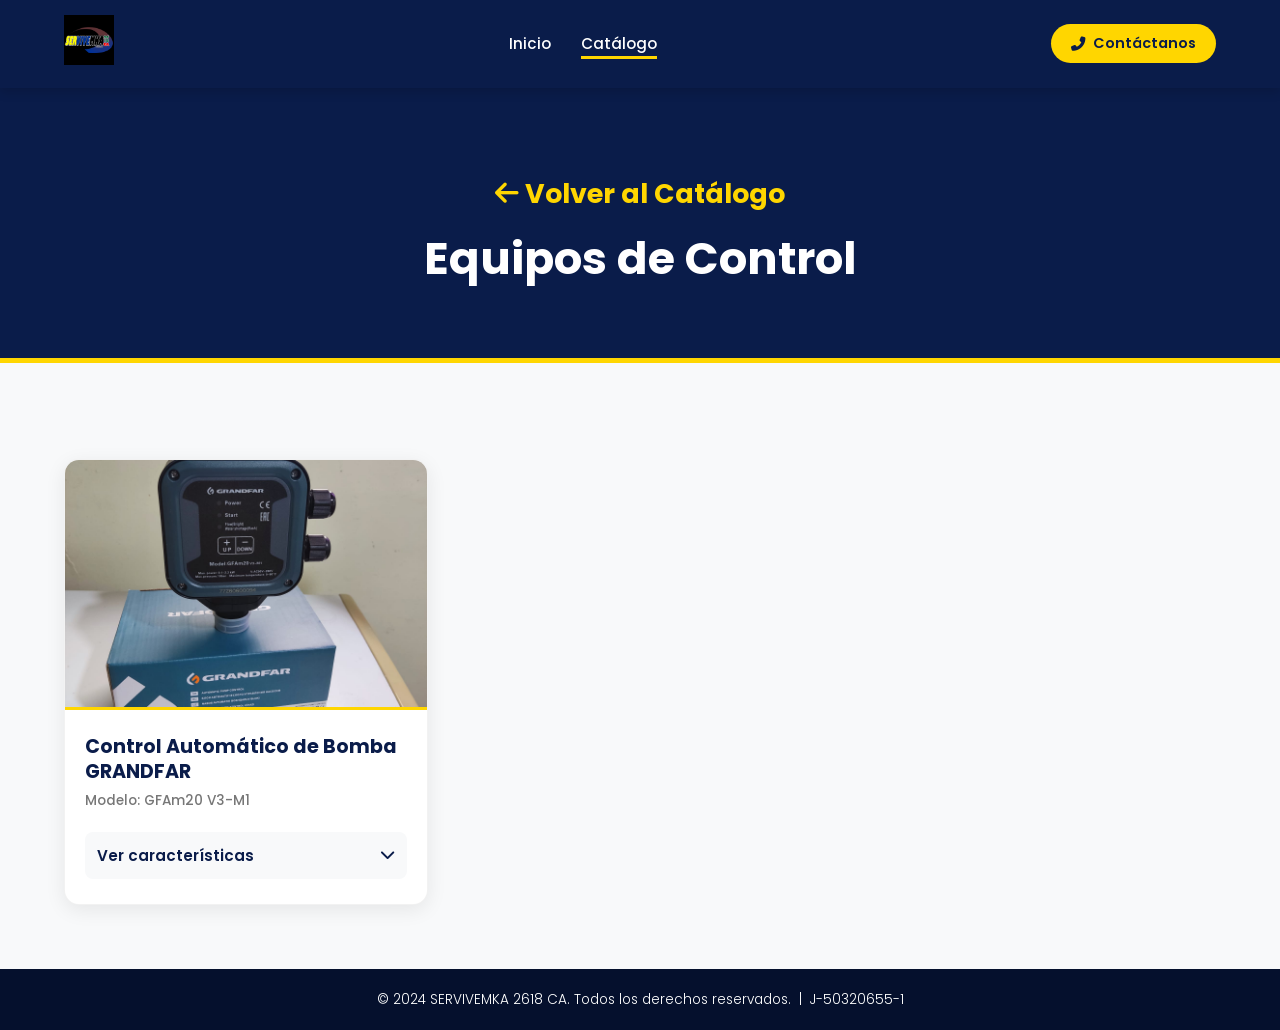
<file: cat_equipos_control.html>
<!DOCTYPE html>
<html lang="es">
<head>
    <meta charset="UTF-8">
    <meta name="viewport" content="width=device-width, initial-scale=1.0">
    <title>Catálogo: Equipos de Control | SERVIVEMKA 2618 CA</title>
    <link href="https://fonts.googleapis.com/css2?family=Poppins:wght@300;400;500;600;700;800;900&display=swap" rel="stylesheet">
    <link rel="stylesheet" href="https://cdnjs.cloudflare.com/ajax/libs/font-awesome/6.4.0/css/all.min.css">
    <link rel="stylesheet" href="css/style.css">
</head>
<body>
    <!-- NAVEGACIÓN -->
    <nav class="navbar animate-fade-down">
        <div class="container nav-container">
            <a href="index.html" class="logo">
                <img src="assets/img/logo-servivemka.jpg" alt="SERVIVEMKA 2618 CA" onerror="this.src='https://via.placeholder.com/220x60/0a1c4a/ffffff?text=SERVIVEMKA+LOGO'">
            </a>
            <ul class="nav-links">
                <li><a href="index.html">Inicio</a></li>
                <li><a href="catalogo.html" class="active">Catálogo</a></li>
            </ul>
            <a href="index.html#contacto" class="btn btn-nav"><i class="fas fa-phone-alt"></i> Contáctanos</a>
            <div class="hamburger"><i class="fas fa-bars"></i></div>
        </div>
    </nav>

    <!-- CABECERA -->
    <header class="page-header">
        <div class="container">
            <h1><a href="catalogo.html" style="color:var(--secondary); font-size:0.6em; text-decoration:none;"><i class="fas fa-arrow-left"></i> Volver al Catálogo</a><br>Equipos de Control</h1>
        </div>
    </header>

    <!-- GALERÍA DE PRODUCTOS -->
    <section class="section-padding" style="min-height: 50vh;">
        <div class="container">
            
            <div class="product-grid">
                
                <!-- PRODUCTO 1: Control Automático GRANDFAR -->
                <div class="product-card scroll-reveal stagger-1">
                    <div class="product-image-container">
                        <!-- LA IMAGEN SE LLAMARÁ: control-grandfar-gf20.jpg -->
                        <img src="assets/img/control-grandfar-gf20.jpg" alt="Control Automático de Bomba GRANDFAR" class="product-img" onerror="this.src='https://via.placeholder.com/400x300/f8f9fa/0a1c4a?text=Control+GRANDFAR'">
                    </div>
                    
                    <div class="product-info">
                        <h3 class="product-title text-primary">Control Automático de Bomba GRANDFAR</h3>
                        <p class="product-model">Modelo: GFAm20 V3-M1</p>
                        
                        <!-- BOTÓN DESPLEGABLE -->
                        <button class="btn-toggle-details" onclick="toggleDetails('details-1')">
                            Ver características <i class="fas fa-chevron-down"></i>
                        </button>
                        
                        <!-- CONTENIDO DESPLEGABLE -->
                        <div id="details-1" class="product-details-content">
                            <ul class="specs-list">
                                <li><i class="fas fa-plug text-dark"></i> <strong>Voltaje:</strong> 90V - 260V AC (50/60 Hz)</li>
                                <li><i class="fas fa-bolt text-yellow"></i> <strong>Potencia Máx:</strong> 0.1 - 2.2 kW</li>
                                <li><i class="fas fa-tachometer-alt text-blue"></i> <strong>Presión Máx:</strong> 10 bar</li>
                                <li><i class="fas fa-arrow-up text-green"></i> <strong>Presión de Arranque:</strong> 1.0 bar</li>
                                <li><i class="fas fa-temperature-high text-red"></i> <strong>Temperatura Máx:</strong> 80 °C</li>
                                <li><i class="fas fa-microchip text-primary"></i> <strong>Corriente Máx:</strong> 10 A</li>
                                <li><i class="fas fa-sliders-h text-dark"></i> <strong>Ajuste:</strong> Panel de control (+ UP / - DOWN)</li>
                                <li><i class="fas fa-exclamation-triangle text-yellow"></i> <strong>Protección:</strong> Indicador de falta de agua (Flash)</li>
                            </ul>
                            <a href="https://wa.me/584243669016?text=Hola%20SERVIVEMKA,%20estoy%20interesado%20en%20el%20Control%20Autom%C3%A1tico%20de%20Bomba%20GRANDFAR%20(Modelo%20GFAm20%20V3-M1).%20%C2%BFMe%20pueden%20dar%20precio%20y%20disponibilidad?" target="_blank" class="btn btn-yellow w-100 mt-3">
                                <i class="fab fa-whatsapp"></i> Consultar precio
                            </a>
                        </div>
                    </div>
                </div>
                <!-- FIN PRODUCTO 1 -->

            </div>

        </div>
    </section>

    <!-- FOOTER -->
    <footer>
        <div class="container">
            <p>© 2024 SERVIVEMKA 2618 CA. Todos los derechos reservados. &nbsp;|&nbsp; J-50320655-1</p>
        </div>
    </footer>

    <!-- SCRIPT PARA EL DESPLEGABLE DE PRODUCTOS -->
    <script>
        function toggleDetails(id) {
            const content = document.getElementById(id);
            const button = content.previousElementSibling;
            const icon = button.querySelector('i');
            
            if (content.style.maxHeight) {
                content.style.maxHeight = null;
                content.classList.remove('active');
                icon.classList.replace('fa-chevron-up', 'fa-chevron-down');
                button.classList.remove('active-btn');
            } else {
                content.style.maxHeight = content.scrollHeight + "px";
                content.classList.add('active');
                icon.classList.replace('fa-chevron-down', 'fa-chevron-up');
                button.classList.add('active-btn');
            }
        }
    </script>
    <script src="js/main.js"></script>
</body>
</html>
</file>
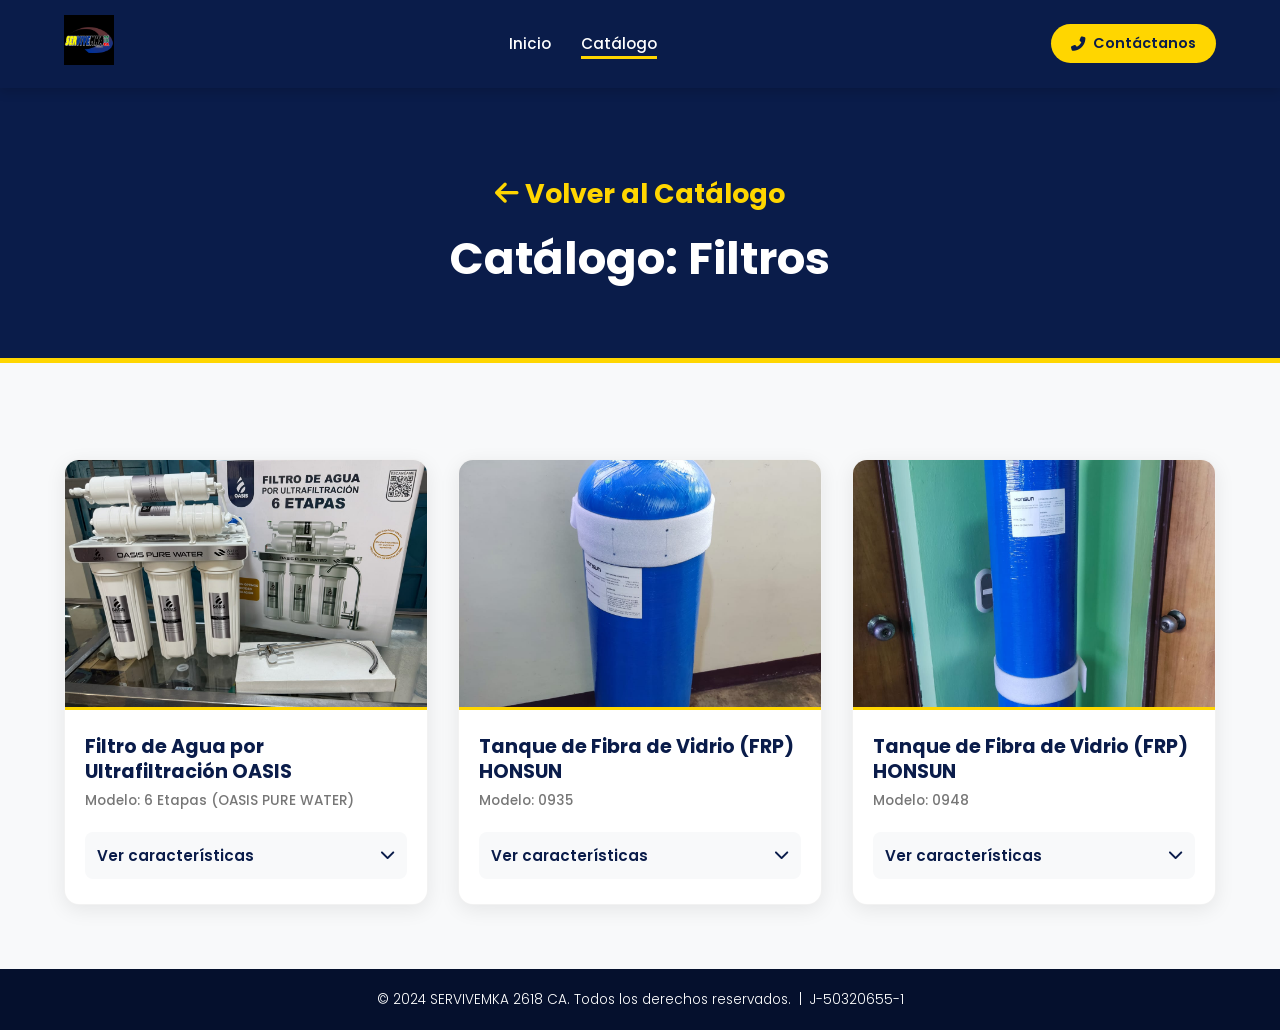
<file: cat_filtros.html>
<!DOCTYPE html>
<html lang="es">
<head>
    <meta charset="UTF-8">
    <meta name="viewport" content="width=device-width, initial-scale=1.0">
    <title>Catálogo: Filtros | SERVIVEMKA 2618 CA</title>
    <link href="https://fonts.googleapis.com/css2?family=Poppins:wght@300;400;500;600;700;800;900&display=swap" rel="stylesheet">
    <link rel="stylesheet" href="https://cdnjs.cloudflare.com/ajax/libs/font-awesome/6.4.0/css/all.min.css">
    <link rel="stylesheet" href="css/style.css">
</head>
<body>
    <!-- NAVEGACIÓN -->
    <nav class="navbar animate-fade-down">
        <div class="container nav-container">
            <a href="index.html" class="logo">
                <img src="assets/img/logo-servivemka.jpg" alt="SERVIVEMKA 2618 CA" onerror="this.src='https://via.placeholder.com/220x60/0a1c4a/ffffff?text=SERVIVEMKA+LOGO'">
            </a>
            <ul class="nav-links">
                <li><a href="index.html">Inicio</a></li>
                <li><a href="catalogo.html" class="active">Catálogo</a></li>
            </ul>
            <a href="index.html#contacto" class="btn btn-nav"><i class="fas fa-phone-alt"></i> Contáctanos</a>
            <div class="hamburger"><i class="fas fa-bars"></i></div>
        </div>
    </nav>

    <!-- CABECERA -->
    <header class="page-header">
        <div class="container">
            <h1><a href="catalogo.html" style="color:var(--secondary); font-size:0.6em; text-decoration:none;"><i class="fas fa-arrow-left"></i> Volver al Catálogo</a><br>Catálogo: Filtros</h1>
        </div>
    </header>

    <!-- GALERÍA DE PRODUCTOS -->
    <section class="section-padding" style="min-height: 50vh;">
        <div class="container">
            
            <div class="product-grid">
                
                <!-- PRODUCTO 1: Filtro OASIS 6 Etapas -->
                <div class="product-card scroll-reveal stagger-1">
                    <div class="product-image-container">
                        <img src="assets/img/filtro-oasis-6etapas.jpg" alt="Filtro de Agua por Ultrafiltración OASIS 6 Etapas" class="product-img" onerror="this.src='https://via.placeholder.com/400x300/f8f9fa/0a1c4a?text=Filtro+OASIS+6+Etapas'">
                    </div>
                    
                    <div class="product-info">
                        <h3 class="product-title text-primary">Filtro de Agua por Ultrafiltración OASIS</h3>
                        <p class="product-model">Modelo: 6 Etapas (OASIS PURE WATER)</p>
                        
                        <button class="btn-toggle-details" onclick="toggleDetails('details-1')">
                            Ver características <i class="fas fa-chevron-down"></i>
                        </button>
                        
                        <div id="details-1" class="product-details-content">
                            <ul class="specs-list">
                                <li><i class="fas fa-filter text-green"></i> <strong>Tecnología:</strong> Ultrafiltración (UF)</li>
                                <li><i class="fas fa-layer-group text-blue"></i> <strong>Niveles de Purificación:</strong> 6 Etapas</li>
                                <li><i class="fas fa-shield-virus text-yellow"></i> <strong>Beneficios:</strong> Elimina impurezas sin químicos agresivos</li>
                                <li><i class="fas fa-tint text-primary"></i> <strong>Etapas Inferiores:</strong> Sedimentos y Carbón Activo (CTO/UDF)</li>
                                <li><i class="fas fa-flask text-red"></i> <strong>Etapa Superior:</strong> Filtro Alcalino (Alkaline)</li>
                                <li><i class="fas fa-tools text-dark"></i> <strong>Incluye:</strong> Kit de instalación completo y grifo cuello de cisne</li>
                                <li><i class="fas fa-award text-yellow"></i> <strong>Certificación:</strong> Water Quality Association</li>
                            </ul>
                            <a href="https://wa.me/584243669016?text=Hola%20SERVIVEMKA,%20estoy%20interesado%20en%20el%20Filtro%20de%20Agua%20OASIS%20de%206%20Etapas.%20%C2%BFMe%20pueden%20dar%20precio%20y%20disponibilidad?" target="_blank" class="btn btn-yellow w-100 mt-3">
                                <i class="fab fa-whatsapp"></i> Consultar precio
                            </a>
                        </div>
                    </div>
                </div>

                <!-- PRODUCTO 2: Tanque FRP HONSUN 0935 -->
                <div class="product-card scroll-reveal stagger-2">
                    <div class="product-image-container">
                        <img src="assets/img/tanque-filtro-honsun-0935.jpg" alt="Tanque de Fibra de Vidrio HONSUN 0935" class="product-img" onerror="this.src='https://via.placeholder.com/400x300/f8f9fa/0a1c4a?text=Tanque+HONSUN+0935'">
                    </div>
                    
                    <div class="product-info">
                        <h3 class="product-title text-primary">Tanque de Fibra de Vidrio (FRP) HONSUN</h3>
                        <p class="product-model">Modelo: 0935</p>
                        
                        <button class="btn-toggle-details" onclick="toggleDetails('details-2')">
                            Ver características <i class="fas fa-chevron-down"></i>
                        </button>
                        
                        <div id="details-2" class="product-details-content">
                            <ul class="specs-list">
                                <li><i class="fas fa-flask text-blue"></i> <strong>Material:</strong> Fibra de vidrio con interior de polietileno</li>
                                <li><i class="fas fa-tachometer-alt text-red"></i> <strong>Presión Máx:</strong> 10 Bar (150 PSI)</li>
                                <li><i class="fas fa-arrow-down text-dark"></i> <strong>Vacío Máx:</strong> 17 KPa (5" Hg)</li>
                                <li><i class="fas fa-temperature-high text-yellow"></i> <strong>Temperatura:</strong> 1 - 50 °C (34 - 122 °F)</li>
                                <li><i class="fas fa-filter text-green"></i> <strong>Uso:</strong> Tanque para tratamiento de agua</li>
                            </ul>
                            <a href="https://wa.me/584243669016?text=Hola%20SERVIVEMKA,%20estoy%20interesado%20en%20el%20Tanque%20de%20Fibra%20de%20Vidrio%20HONSUN%20(Modelo%200935).%20%C2%BFMe%20pueden%20dar%20precio%20y%20disponibilidad?" target="_blank" class="btn btn-yellow w-100 mt-3">
                                <i class="fab fa-whatsapp"></i> Consultar precio
                            </a>
                        </div>
                    </div>
                </div>

                <!-- NUEVO PRODUCTO 3: Tanque FRP HONSUN 0948 -->
                <div class="product-card scroll-reveal stagger-3">
                    <div class="product-image-container">
                        <!-- LA IMAGEN SE LLAMARÁ: tanque-filtro-honsun-0948.jpg -->
                        <img src="assets/img/tanque-filtro-honsun-0948.jpg" alt="Tanque de Fibra de Vidrio HONSUN 0948" class="product-img" onerror="this.src='https://via.placeholder.com/400x300/f8f9fa/0a1c4a?text=Tanque+HONSUN+0948'">
                    </div>
                    
                    <div class="product-info">
                        <h3 class="product-title text-primary">Tanque de Fibra de Vidrio (FRP) HONSUN</h3>
                        <p class="product-model">Modelo: 0948</p>
                        
                        <button class="btn-toggle-details" onclick="toggleDetails('details-3')">
                            Ver características <i class="fas fa-chevron-down"></i>
                        </button>
                        
                        <div id="details-3" class="product-details-content">
                            <ul class="specs-list">
                                <li><i class="fas fa-flask text-blue"></i> <strong>Material:</strong> Fibra de vidrio con interior de polietileno</li>
                                <li><i class="fas fa-tachometer-alt text-red"></i> <strong>Presión Máx:</strong> 10 Bar (150 PSI)</li>
                                <li><i class="fas fa-arrow-down text-dark"></i> <strong>Vacío Máx:</strong> 17 KPa (5" Hg)</li>
                                <li><i class="fas fa-temperature-high text-yellow"></i> <strong>Temperatura:</strong> 1 - 50 °C (34 - 122 °F)</li>
                                <li><i class="fas fa-filter text-green"></i> <strong>Uso:</strong> Tanque para tratamiento de agua</li>
                            </ul>
                            <a href="https://wa.me/584243669016?text=Hola%20SERVIVEMKA,%20estoy%20interesado%20en%20el%20Tanque%20de%20Fibra%20de%20Vidrio%20HONSUN%20(Modelo%200948).%20%C2%BFMe%20pueden%20dar%20precio%20y%20disponibilidad?" target="_blank" class="btn btn-yellow w-100 mt-3">
                                <i class="fab fa-whatsapp"></i> Consultar precio
                            </a>
                        </div>
                    </div>
                </div>
                <!-- FIN PRODUCTO 3 -->

            </div>

        </div>
    </section>

    <!-- FOOTER -->
    <footer>
        <div class="container">
            <p>© 2024 SERVIVEMKA 2618 CA. Todos los derechos reservados. &nbsp;|&nbsp; J-50320655-1</p>
        </div>
    </footer>

    <!-- SCRIPT PARA EL DESPLEGABLE DE PRODUCTOS -->
    <script>
        function toggleDetails(id) {
            const content = document.getElementById(id);
            const button = content.previousElementSibling;
            const icon = button.querySelector('i');
            
            if (content.style.maxHeight) {
                content.style.maxHeight = null;
                content.classList.remove('active');
                icon.classList.replace('fa-chevron-up', 'fa-chevron-down');
                button.classList.remove('active-btn');
            } else {
                content.style.maxHeight = content.scrollHeight + "px";
                content.classList.add('active');
                icon.classList.replace('fa-chevron-down', 'fa-chevron-up');
                button.classList.add('active-btn');
            }
        }
    </script>
    <script src="js/main.js"></script>
</body>
</html>
</file>
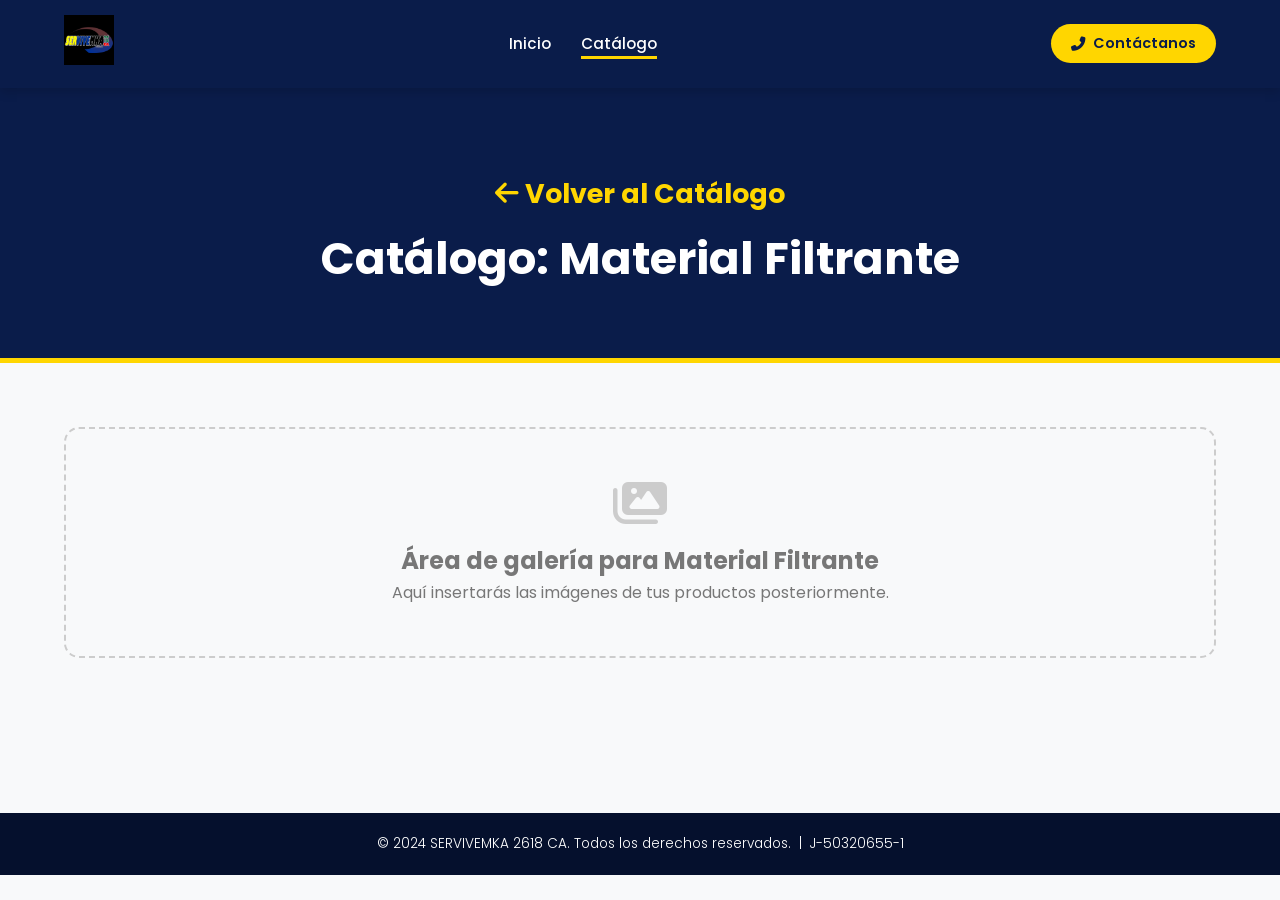
<file: cat_material.html>
<!DOCTYPE html>
<html lang="es">
<head>
    <meta charset="UTF-8">
    <meta name="viewport" content="width=device-width, initial-scale=1.0">
    <title>Catálogo: Material Filtrante | SERVIVEMKA 2618 CA</title>
    <link href="https://fonts.googleapis.com/css2?family=Poppins:wght@300;400;500;600;700;800;900&display=swap" rel="stylesheet">
    <link rel="stylesheet" href="https://cdnjs.cloudflare.com/ajax/libs/font-awesome/6.4.0/css/all.min.css">
    <link rel="stylesheet" href="css/style.css">
</head>
<body>
    <nav class="navbar animate-fade-down">
        <div class="container nav-container">
            <a href="index.html" class="logo">
                <img src="assets/img/logo-servivemka.jpg" alt="SERVIVEMKA 2618 CA" onerror="this.src='https://via.placeholder.com/220x60/0a1c4a/ffffff?text=SERVIVEMKA+LOGO'">
            </a>
            <ul class="nav-links">
                <li><a href="index.html">Inicio</a></li>
                <li><a href="catalogo.html" class="active">Catálogo</a></li>
            </ul>
            <a href="index.html#contacto" class="btn btn-nav"><i class="fas fa-phone-alt"></i> Contáctanos</a>
            <div class="hamburger"><i class="fas fa-bars"></i></div>
        </div>
    </nav>

    <header class="page-header">
        <div class="container">
            <h1><a href="catalogo.html" style="color:var(--secondary); font-size:0.6em; text-decoration:none;"><i class="fas fa-arrow-left"></i> Volver al Catálogo</a><br>Catálogo: Material Filtrante</h1>
        </div>
    </header>

    <section class="section-padding" style="min-height: 50vh;">
        <div class="container" style="text-align: center;">
            <!-- AQUÍ ALOJARÁS LAS IMÁGENES DE TUS PRODUCTOS -->
            <div style="border: 2px dashed #ccc; padding: 50px; border-radius: 15px; color: #777;">
                <i class="fas fa-images" style="font-size: 3rem; margin-bottom: 15px; color:#ccc;"></i>
                <h2>Área de galería para Material Filtrante</h2>
                <p>Aquí insertarás las imágenes de tus productos posteriormente.</p>
            </div>
        </div>
    </section>

    <footer>
        <div class="container">
            <p>© 2024 SERVIVEMKA 2618 CA. Todos los derechos reservados. &nbsp;|&nbsp; J-50320655-1</p>
        </div>
    </footer>
    <script src="js/main.js"></script>
</body>
</html>
</file>
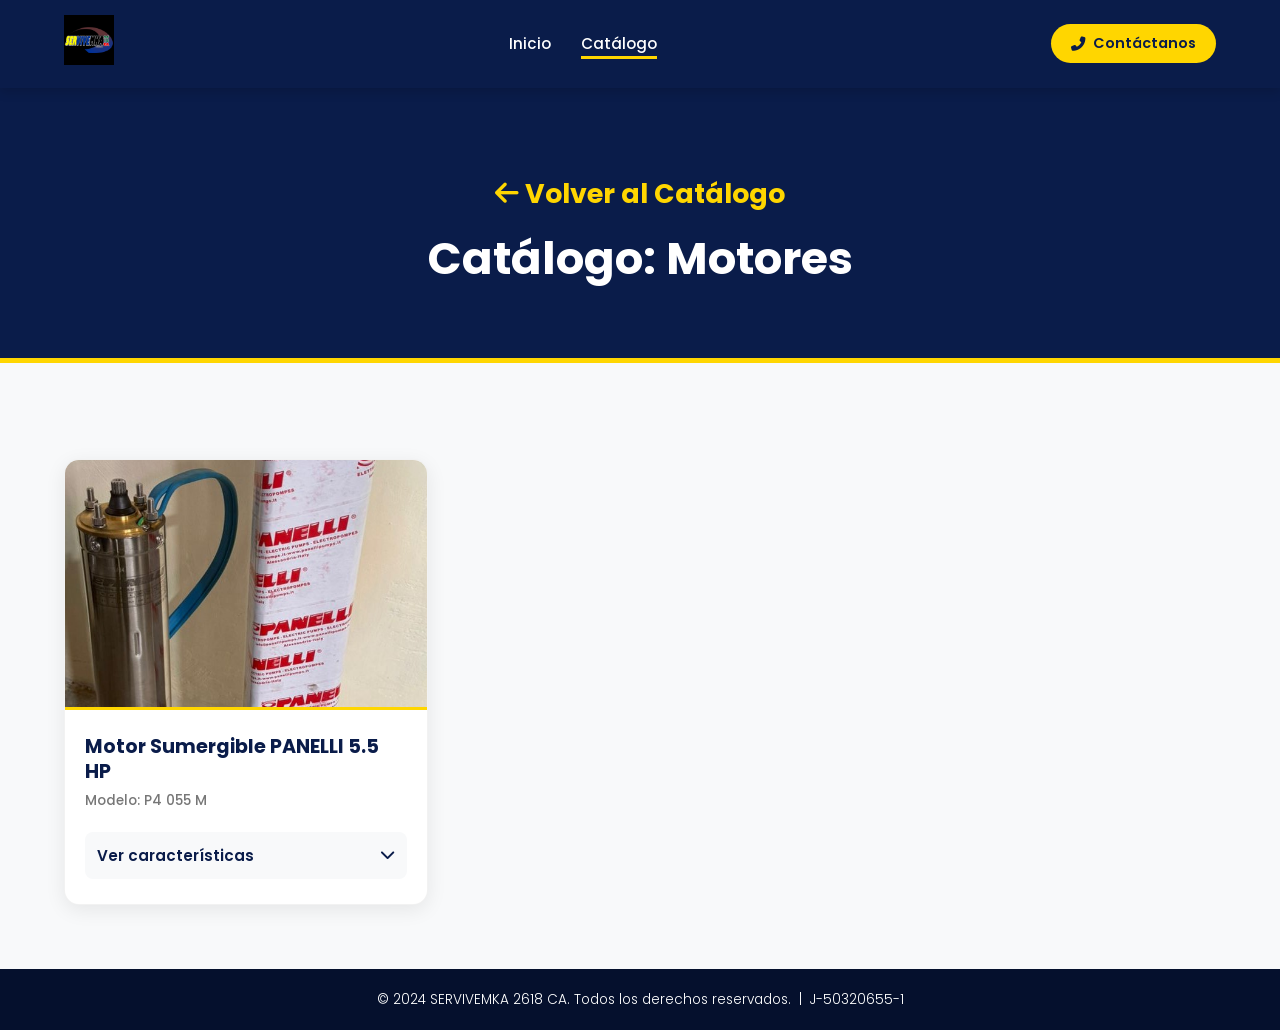
<file: cat_motores.html>
<!DOCTYPE html>
<html lang="es">
<head>
    <meta charset="UTF-8">
    <meta name="viewport" content="width=device-width, initial-scale=1.0">
    <title>Catálogo: Motores | SERVIVEMKA 2618 CA</title>
    <link href="https://fonts.googleapis.com/css2?family=Poppins:wght@300;400;500;600;700;800;900&display=swap" rel="stylesheet">
    <link rel="stylesheet" href="https://cdnjs.cloudflare.com/ajax/libs/font-awesome/6.4.0/css/all.min.css">
    <link rel="stylesheet" href="css/style.css">
</head>
<body>
    <!-- NAVEGACIÓN -->
    <nav class="navbar animate-fade-down">
        <div class="container nav-container">
            <a href="index.html" class="logo">
                <img src="assets/img/logo-servivemka.jpg" alt="SERVIVEMKA 2618 CA" onerror="this.src='https://via.placeholder.com/220x60/0a1c4a/ffffff?text=SERVIVEMKA+LOGO'">
            </a>
            <ul class="nav-links">
                <li><a href="index.html">Inicio</a></li>
                <li><a href="catalogo.html" class="active">Catálogo</a></li>
            </ul>
            <a href="index.html#contacto" class="btn btn-nav"><i class="fas fa-phone-alt"></i> Contáctanos</a>
            <div class="hamburger"><i class="fas fa-bars"></i></div>
        </div>
    </nav>

    <!-- CABECERA -->
    <header class="page-header">
        <div class="container">
            <h1><a href="catalogo.html" style="color:var(--secondary); font-size:0.6em; text-decoration:none;"><i class="fas fa-arrow-left"></i> Volver al Catálogo</a><br>Catálogo: Motores</h1>
        </div>
    </header>

    <!-- GALERÍA DE PRODUCTOS -->
    <section class="section-padding" style="min-height: 50vh;">
        <div class="container">
            
            <div class="product-grid">
                
                <!-- PRODUCTO 1: Motor PANELLI 5.5 HP -->
                <div class="product-card scroll-reveal stagger-1">
                    <div class="product-image-container">
                        <!-- LA IMAGEN SE LLAMARÁ: motor-panelli-55hp.jpg -->
                        <img src="assets/img/motor-panelli-55hp.jpg" alt="Motor Sumergible PANELLI 5.5 HP" class="product-img" onerror="this.src='https://via.placeholder.com/400x300/f8f9fa/0a1c4a?text=Motor+PANELLI+5.5+HP'">
                    </div>
                    
                    <div class="product-info">
                        <h3 class="product-title text-primary">Motor Sumergible PANELLI 5.5 HP</h3>
                        <p class="product-model">Modelo: P4 055 M</p>
                        
                        <!-- BOTÓN DESPLEGABLE -->
                        <button class="btn-toggle-details" onclick="toggleDetails('details-1')">
                            Ver características <i class="fas fa-chevron-down"></i>
                        </button>
                        
                        <!-- CONTENIDO DESPLEGABLE (OCULTO POR DEFECTO) -->
                        <div id="details-1" class="product-details-content">
                            <ul class="specs-list">
                                <li><i class="fas fa-bolt text-yellow"></i> <strong>Potencia:</strong> 5.5 HP (4 kW)</li>
                                <li><i class="fas fa-plug text-dark"></i> <strong>Voltaje / Amperaje:</strong> 230 V / 23.4 A</li>
                                <li><i class="fas fa-wave-square text-blue"></i> <strong>Frecuencia:</strong> 60 Hz</li>
                                <li><i class="fas fa-tachometer-alt text-primary"></i> <strong>Velocidad:</strong> 3450 RPM</li>
                                <li><i class="fas fa-percentage text-green"></i> <strong>Factor de Potencia (Cos φ):</strong> 0.98</li>
                                <li><i class="fas fa-water text-blue"></i> <strong>Aplicación:</strong> Bomba Sumergible</li>
                            </ul>
                            <a href="https://wa.me/584243669016?text=Hola%20SERVIVEMKA,%20estoy%20interesado%20en%20el%20Motor%20Sumergible%20PANELLI%20de%205.5%20HP%20(Modelo%20P4%20055%20M).%20%C2%BFMe%20pueden%20dar%20precio%20y%20disponibilidad?" target="_blank" class="btn btn-yellow w-100 mt-3">
                                <i class="fab fa-whatsapp"></i> Consultar precio
                            </a>
                        </div>
                    </div>
                </div>
                <!-- FIN PRODUCTO 1 -->

                <!-- ESPACIO PARA FUTUROS MOTORES -->

            </div>

        </div>
    </section>

    <!-- FOOTER -->
    <footer>
        <div class="container">
            <p>© 2024 SERVIVEMKA 2618 CA. Todos los derechos reservados. &nbsp;|&nbsp; J-50320655-1</p>
        </div>
    </footer>

    <!-- SCRIPT PARA EL DESPLEGABLE DE PRODUCTOS -->
    <script>
        function toggleDetails(id) {
            const content = document.getElementById(id);
            const button = content.previousElementSibling;
            const icon = button.querySelector('i');
            
            if (content.style.maxHeight) {
                content.style.maxHeight = null;
                content.classList.remove('active');
                icon.classList.replace('fa-chevron-up', 'fa-chevron-down');
                button.classList.remove('active-btn');
            } else {
                content.style.maxHeight = content.scrollHeight + "px";
                content.classList.add('active');
                icon.classList.replace('fa-chevron-down', 'fa-chevron-up');
                button.classList.add('active-btn');
            }
        }
    </script>
    <script src="js/main.js"></script>
</body>
</html>
</file>
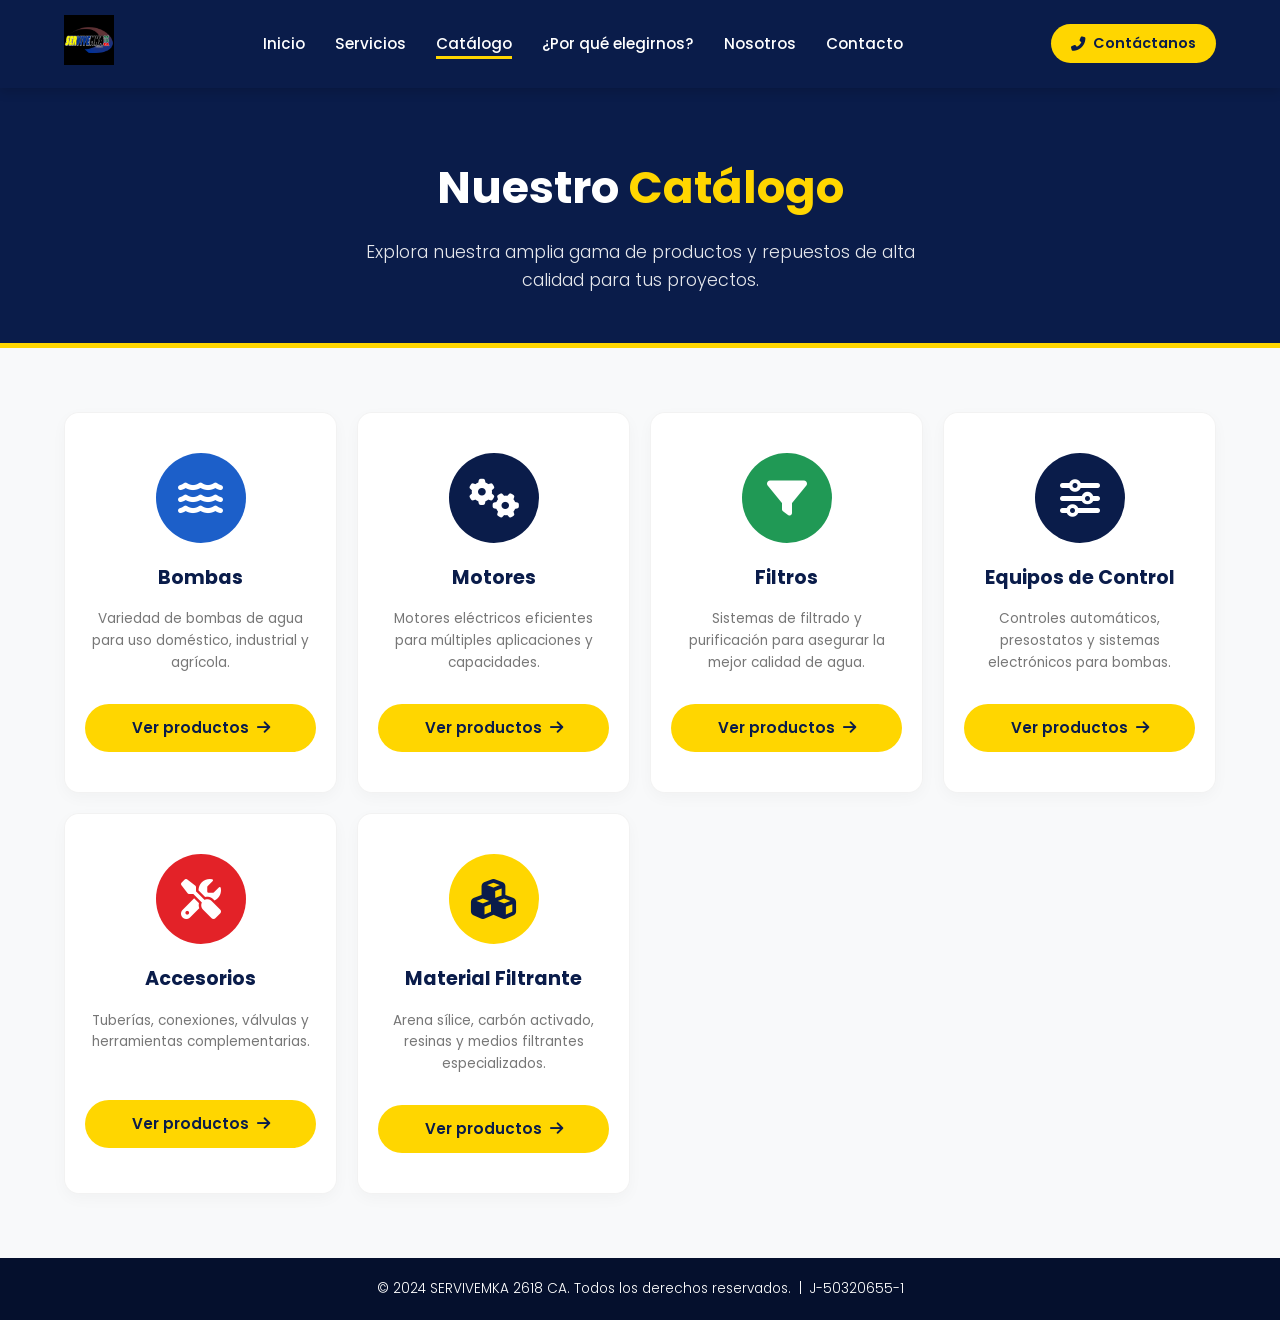
<file: catalogo.html>
<!DOCTYPE html>
<html lang="es">
<head>
    <meta charset="UTF-8">
    <meta name="viewport" content="width=device-width, initial-scale=1.0">
    <title>Catálogo de Productos | SERVIVEMKA 2618 CA</title>
    <link rel="preconnect" href="https://fonts.googleapis.com">
    <link rel="preconnect" href="https://fonts.gstatic.com" crossorigin>
    <link href="https://fonts.googleapis.com/css2?family=Poppins:wght@300;400;500;600;700;800;900&display=swap" rel="stylesheet">
    <link rel="stylesheet" href="https://cdnjs.cloudflare.com/ajax/libs/font-awesome/6.4.0/css/all.min.css">
    <link rel="stylesheet" href="css/style.css">
</head>
<body>
    <nav class="navbar animate-fade-down">
        <div class="container nav-container">
            <a href="index.html" class="logo">
                <img src="assets/img/logo-servivemka.jpg" alt="SERVIVEMKA 2618 CA" onerror="this.src='https://via.placeholder.com/220x60/0a1c4a/ffffff?text=SERVIVEMKA+LOGO'">
            </a>
            <ul class="nav-links">
                <li><a href="index.html">Inicio</a></li>
                <li><a href="index.html#servicios">Servicios</a></li>
                <li><a href="catalogo.html" class="active">Catálogo</a></li>
                <li><a href="index.html#elegirnos">¿Por qué elegirnos?</a></li>
                <li><a href="#">Nosotros</a></li>
                <li><a href="index.html#contacto">Contacto</a></li>
            </ul>
            <a href="index.html#contacto" class="btn btn-nav btn-hover-shake"><i class="fas fa-phone-alt"></i> Contáctanos</a>
            <div class="hamburger"><i class="fas fa-bars"></i></div>
        </div>
    </nav>

    <!-- CABECERA DEL CATÁLOGO -->
    <header class="page-header slide-in-left">
        <div class="container">
            <h1>Nuestro <span class="text-yellow">Catálogo</span></h1>
            <p>Explora nuestra amplia gama de productos y repuestos de alta calidad para tus proyectos.</p>
        </div>
    </header>

    <!-- CATEGORÍAS DEL CATÁLOGO -->
    <section class="catalog-section section-padding">
        <div class="container">
            <div class="services-grid">
                <!-- Bombas -->
                <a href="cat_bombas.html" class="service-card scroll-reveal stagger-1" style="text-decoration:none;">
                    <div class="icon-circle bg-blue icon-spin-hover"><i class="fas fa-water"></i></div>
                    <h3 class="text-primary">Bombas</h3>
                    <p>Variedad de bombas de agua para uso doméstico, industrial y agrícola.</p>
                    <span class="btn btn-yellow w-100" style="margin-top:10px;">Ver productos <i class="fas fa-arrow-right"></i></span>
                </a>
                
                <!-- Motores -->
                <a href="cat_motores.html" class="service-card scroll-reveal stagger-2" style="text-decoration:none;">
                    <div class="icon-circle bg-dark icon-pulse-hover"><i class="fas fa-cogs"></i></div>
                    <h3 class="text-primary">Motores</h3>
                    <p>Motores eléctricos eficientes para múltiples aplicaciones y capacidades.</p>
                    <span class="btn btn-yellow w-100" style="margin-top:10px;">Ver productos <i class="fas fa-arrow-right"></i></span>
                </a>

                <!-- Filtros -->
                <a href="cat_filtros.html" class="service-card scroll-reveal stagger-3" style="text-decoration:none;">
                    <div class="icon-circle bg-green icon-shake-hover"><i class="fas fa-filter"></i></div>
                    <h3 class="text-primary">Filtros</h3>
                    <p>Sistemas de filtrado y purificación para asegurar la mejor calidad de agua.</p>
                    <span class="btn btn-yellow w-100" style="margin-top:10px;">Ver productos <i class="fas fa-arrow-right"></i></span>
                </a>
                
                <!-- NUEVO: Equipos de Control -->
                <a href="cat_equipos_control.html" class="service-card scroll-reveal stagger-4" style="text-decoration:none;">
                    <div class="icon-circle bg-primary icon-pulse-hover" style="background-color: var(--primary);"><i class="fas fa-sliders-h"></i></div>
                    <h3 class="text-primary">Equipos de Control</h3>
                    <p>Controles automáticos, presostatos y sistemas electrónicos para bombas.</p>
                    <span class="btn btn-yellow w-100" style="margin-top:10px;">Ver productos <i class="fas fa-arrow-right"></i></span>
                </a>

                <!-- Accesorios -->
                <a href="cat_accesorios.html" class="service-card scroll-reveal stagger-1" style="text-decoration:none;">
                    <div class="icon-circle bg-red icon-spin-hover"><i class="fas fa-tools"></i></div>
                    <h3 class="text-primary">Accesorios</h3>
                    <p>Tuberías, conexiones, válvulas y herramientas complementarias.</p>
                    <span class="btn btn-yellow w-100" style="margin-top:10px;">Ver productos <i class="fas fa-arrow-right"></i></span>
                </a>

                <!-- Material Filtrante -->
                <a href="cat_material.html" class="service-card scroll-reveal stagger-2" style="text-decoration:none;">
                    <div class="icon-circle bg-yellow text-dark icon-pulse-hover"><i class="fas fa-cubes"></i></div>
                    <h3 class="text-primary">Material Filtrante</h3>
                    <p>Arena sílice, carbón activado, resinas y medios filtrantes especializados.</p>
                    <span class="btn btn-yellow w-100" style="margin-top:10px;">Ver productos <i class="fas fa-arrow-right"></i></span>
                </a>
            </div>
        </div>
    </section>

    <footer>
        <div class="container">
            <p>© 2024 SERVIVEMKA 2618 CA. Todos los derechos reservados. &nbsp;|&nbsp; J-50320655-1</p>
        </div>
    </footer>
    <script src="js/main.js"></script>
</body>
</html>
</file>
<file: css/style.css>
:root {
    --primary: #0a1c4a;        
    --primary-light: #16327a;  
    --secondary: #ffd600;      
    --bg-gray: #f8f9fa;        
    --white: #ffffff;
    
    --blue: #1c5fc9;
    --dark: #0a1c4a;
    --green: #209955;
    --red: #e32228;
    
    --text-main: #4a4a4a;
    --text-light: #777777;
}

* { margin: 0; padding: 0; box-sizing: border-box; font-family: 'Poppins', sans-serif; }
html { scroll-behavior: smooth; }
body { background-color: var(--bg-gray); color: var(--text-main); line-height: 1.6; overflow-x: hidden; }
a { text-decoration: none; color: inherit; }
ul { list-style: none; }
.container { width: 90%; max-width: 1200px; margin: 0 auto; }
.section-padding { padding: 4rem 0; }

.text-yellow { color: var(--secondary) !important; }
.text-blue { color: var(--blue) !important; }
.text-dark { color: var(--dark) !important; }
.text-primary { color: var(--primary) !important; }
.text-green { color: var(--green) !important; }
.text-red { color: var(--red) !important; }
.big-text { font-size: 1.3em; font-weight: 800; line-height: 0.9; display: inline-block; margin: 5px 0;}

.btn { display: inline-flex; align-items: center; justify-content: center; gap: 8px; padding: 12px 24px; border-radius: 30px; font-weight: 600; font-size: 0.95rem; cursor: pointer; transition: all 0.3s cubic-bezier(0.175, 0.885, 0.32, 1.275); border: none; }
.btn-yellow { background-color: var(--secondary); color: var(--primary); }
.btn-yellow:hover { background-color: #e6c100; transform: translateY(-5px); box-shadow: 0 10px 20px rgba(255, 214, 0, 0.3); }
.btn-outline { background-color: transparent; border: 2px solid var(--white); color: var(--white); }
.btn-outline:hover { background-color: rgba(255,255,255,0.1); transform: translateY(-5px); }
.btn-nav { background-color: var(--secondary); color: var(--primary); padding: 8px 20px; font-size: 0.9rem; }
.w-100 { width: 100%; }

.pill-dark { background-color: var(--primary); color: var(--white); padding: 6px 20px; border-radius: 20px; font-size: 0.8rem; font-weight: 700; text-transform: uppercase; display: inline-block; margin-bottom: 15px; }
.pill-yellow { background-color: var(--secondary); color: var(--primary); padding: 6px 15px; border-radius: 20px; font-size: 0.8rem; font-weight: 800; display: inline-block; margin-bottom: 15px; }

.navbar { background-color: var(--primary); padding: 15px 0; position: sticky; top: 0; z-index: 1000; box-shadow: 0 4px 10px rgba(0,0,0,0.15); transition: background-color 0.3s; }
.nav-container { display: flex; justify-content: space-between; align-items: center; }
.logo img { height: 50px; transition: transform 0.3s; }
.logo:hover img { transform: scale(1.05); }
.nav-links { display: flex; gap: 30px; }
.nav-links a { color: var(--white); font-weight: 500; font-size: 0.95rem; padding-bottom: 5px; position: relative; transition: color 0.3s; }
.nav-links a::after { content: ''; position: absolute; bottom: 0; left: 50%; width: 0; height: 3px; background-color: var(--secondary); transition: all 0.3s ease-out; transform: translateX(-50%); }
.nav-links a:hover::after, .nav-links a.active::after { width: 100%; }
.nav-links a:hover { color: var(--secondary); }
.hamburger { display: none; color: var(--white); font-size: 1.5rem; cursor: pointer; }

/* NUEVO: Header para páginas secundarias (Catálogo) */
.page-header { background-color: var(--primary); color: var(--white); padding: 4rem 0 3rem 0; text-align: center; border-bottom: 5px solid var(--secondary); }
.page-header h1 { font-size: 2.8rem; font-weight: 700; margin-bottom: 15px; }
.page-header p { font-size: 1.1rem; font-weight: 300; opacity: 0.9; max-width: 600px; margin: 0 auto; }

.hero { background-color: var(--primary); color: var(--white); position: relative; padding: 4rem 0 6rem 0; overflow: hidden; display: flex; align-items: center; }
.hero-bg-pattern { position: absolute; left: 10%; top: 20%; width: 200px; height: 200px; background-image: radial-gradient(rgba(255,255,255,0.1) 2px, transparent 2px); background-size: 20px 20px; z-index: 1; animation: spin-slow 40s linear infinite; }
.hero-swoosh { position: absolute; bottom: -5px; right: -5%; width: 60%; height: 250px; background-color: var(--secondary); border-top-left-radius: 100% 250px; z-index: 1; }

.hero-container { display: flex; align-items: center; justify-content: space-between; gap: 2rem; position: relative; z-index: 2; }
.hero-content { width: 55%; padding-right: 2rem; }
.hero-content h1 { font-size: 3.5rem; font-weight: 700; line-height: 1.1; margin-bottom: 10px; }
.hero-divider { width: 50px; height: 4px; background-color: var(--secondary); margin-bottom: 20px; }
.hero-content p { font-size: 1.05rem; font-weight: 300; margin-bottom: 30px; line-height: 1.5; color: rgba(255,255,255,0.9); }
.hero-buttons { display: flex; gap: 15px; margin-bottom: 40px; }

.hero-badges { display: flex; gap: 20px; flex-wrap: wrap; }
.h-badge { display: flex; align-items: center; gap: 10px; font-size: 0.8rem; font-weight: 500; line-height: 1.2; transition: transform 0.3s; }
.h-badge:hover { transform: translateY(-3px) scale(1.05); }
.h-badge i { color: var(--secondary); font-size: 1.5rem; }

.hero-image-wrapper { width: 45%; position: relative; display: flex; justify-content: flex-end; }
.tools-image { width: 100%; max-width: 450px; height: 450px; background: url('https://images.unsplash.com/photo-1530124566582-a618bc2615dc?ixlib=rb-1.2.1&auto=format&fit=crop&w=800&q=80') center/cover; border-radius: 20px 20px 20px 100px; position: relative; overflow: hidden; box-shadow: 0 20px 40px rgba(0,0,0,0.3); z-index: 2; transition: transform 0.5s ease; }
.tools-image:hover { transform: scale(1.03); }
.yellow-grid-overlay { position: absolute; top: 0; right: 0; width: 60%; height: 60%; background-color: rgba(255, 214, 0, 0.4); clip-path: polygon(100% 0, 100% 100%, 0 0); }

.services-circle { position: absolute; bottom: 10%; left: -20px; width: 220px; height: 220px; background-color: var(--white); border: 6px solid var(--secondary); border-radius: 50%; display: flex; justify-content: center; align-items: center; z-index: 3; box-shadow: 0 10px 25px rgba(0,0,0,0.15); transition: box-shadow 0.3s; }
.services-circle:hover { box-shadow: 0 15px 35px rgba(255, 214, 0, 0.4); }
.services-circle ul { padding: 0; text-align: left; }
.services-circle li { font-weight: 800; font-size: 0.85rem; margin-bottom: 8px; display: flex; align-items: center; gap: 8px; }
.services-circle li::before { content: '•'; font-size: 1.5rem; line-height: 0.5; }
.services-circle li.c-blue, .services-circle li.c-blue::before { color: var(--blue); }
.services-circle li.c-dark, .services-circle li.c-dark::before { color: var(--dark); }
.services-circle li.c-green, .services-circle li.c-green::before { color: var(--green); }
.services-circle li.c-red, .services-circle li.c-red::before { color: var(--red); }

.section-header { text-align: center; margin-bottom: 3rem; }
.section-header h2 { color: var(--primary); font-size: 2rem; font-weight: 700; }

.services-grid { display: grid; grid-template-columns: repeat(auto-fit, minmax(220px, 1fr)); gap: 20px; }
.service-card { background: var(--white); padding: 40px 20px; border-radius: 15px; text-align: center; box-shadow: 0 5px 15px rgba(0,0,0,0.03); border: 1px solid rgba(0,0,0,0.05); transition: all 0.4s ease; cursor: pointer; display:block; }
.service-card:hover { transform: translateY(-15px); box-shadow: 0 20px 30px rgba(0,0,0,0.1); border-color: rgba(0,0,0,0.1); }
.icon-circle { width: 90px; height: 90px; border-radius: 50%; margin: 0 auto 20px; display: flex; justify-content: center; align-items: center; font-size: 2.5rem; color: var(--white); transition: transform 0.5s ease; }
.bg-blue { background-color: var(--blue); }
.bg-yellow { background-color: var(--secondary); }
.bg-green { background-color: var(--green); }
.bg-red { background-color: var(--red); }
.bg-dark { background-color: var(--dark); }
.service-card:hover .icon-spin-hover { transform: rotate(360deg); }
.service-card:hover .icon-pulse-hover { animation: pulse 1s infinite; }
.service-card:hover .icon-shake-hover { animation: shake 0.5s; }
.service-card h3 { font-size: 1.2rem; font-weight: 700; margin-bottom: 15px; }
.service-card p { font-size: 0.85rem; color: var(--text-light); margin-bottom: 20px; min-height: 60px; }
.link-more { font-weight: 700; font-size: 0.9rem; display: inline-flex; align-items: center; gap: 5px; transition: gap 0.3s; }
.service-card:hover .link-more { gap: 10px; }

.features { border-top: 1px solid #eaeaea; }
.features-grid { display: grid; grid-template-columns: repeat(auto-fit, minmax(200px, 1fr)); gap: 30px; text-align: center; }
.f-icon { margin-bottom: 15px; transition: transform 0.3s cubic-bezier(0.175, 0.885, 0.32, 1.275); }
.f-icon i { font-size: 3rem; color: var(--primary); }
.feature-item:hover .f-icon { transform: scale(1.2) translateY(-10px); color: var(--secondary); }
.feature-item:hover .f-icon i { color: var(--secondary); }
.feature-item h3 { font-size: 1.1rem; color: var(--primary); margin-bottom: 10px; font-weight: 700; transition: color 0.3s; }
.feature-item:hover h3 { color: var(--secondary); }
.feature-item p { font-size: 0.85rem; color: var(--text-light); padding: 0 10px; }

.contact-box { background-color: var(--primary); border-radius: 20px; padding: 40px; display: flex; gap: 30px; color: var(--white); box-shadow: 0 20px 50px rgba(10, 28, 74, 0.3); }
.contact-col-1 { flex: 1; border-right: 1px solid rgba(255,255,255,0.2); padding-right: 30px; }
.contact-col-1 h2 { font-size: 2rem; font-weight: 700; line-height: 1.1; margin-bottom: 15px; }
.contact-col-1 p { font-size: 0.95rem; font-weight: 300; opacity: 0.9; }

.contact-col-2 { flex: 1; border-right: 1px solid rgba(255,255,255,0.2); padding-right: 30px; display: flex; flex-direction: column; gap: 20px; justify-content: center; }
.c-info-item { display: flex; align-items: flex-start; gap: 15px; transition: transform 0.3s ease; }
.c-info-item:hover { transform: translateX(10px); }
.c-info-item i { background: var(--white); color: var(--primary); width: 35px; height: 35px; border-radius: 50%; display: flex; align-items: center; justify-content: center; font-size: 1.1rem; flex-shrink: 0; transition: all 0.3s; }
.c-info-item:hover i { background: var(--secondary); color: var(--primary); transform: scale(1.1); }
.c-info-item strong { display: block; font-size: 0.9rem; margin-bottom: 2px; }
.c-info-item span { font-size: 0.85rem; font-weight: 300; opacity: 0.9; }

.contact-col-3 { flex: 1.2; display: flex; align-items: center; }
.contact-form { width: 100%; display: flex; flex-direction: column; gap: 12px; }
.form-row { display: flex; gap: 12px; }
.contact-form input, .contact-form textarea { width: 100%; padding: 12px 15px; border-radius: 8px; border: none; font-size: 0.9rem; font-family: 'Poppins', sans-serif; background-color: var(--white); transition: all 0.3s; box-shadow: inset 0 0 0 2px transparent; }
.contact-form input:focus, .contact-form textarea:focus { outline: none; box-shadow: inset 0 0 0 2px var(--secondary); transform: translateY(-2px); }

footer { background-color: #05102d; color: var(--white); text-align: center; padding: 20px 0; font-size: 0.85rem; font-weight: 300; }

/* Animaciones */
.animate-fade-down { animation: fadeDown 0.8s ease-out forwards; }
.slide-in-left { animation: slideInLeft 1s ease-out forwards; }
.slide-in-right { animation: slideInRight 1.2s ease-out forwards; }
.fade-in-up { animation: fadeInUp 1.2s ease-out forwards; }
.fade-in-delayed { opacity: 0; animation: fadeIn 1s ease-out 1s forwards; }
.grow-line { width: 0; animation: growWidth 1s ease-out 0.5s forwards; }
.float-anim { animation: float 6s ease-in-out infinite; }
.pulse-text { animation: subtlePulse 3s infinite; }

.scroll-reveal { opacity: 0; transform: translateY(50px); transition: opacity 0.8s ease-out, transform 0.8s ease-out; }
.scroll-reveal.visible { opacity: 1; transform: translateY(0); }
.scale-up { transform: scale(0.95); }
.scale-up.visible { transform: scale(1); }

.stagger-1 { transition-delay: 0.1s; }
.stagger-2 { transition-delay: 0.2s; }
.stagger-3 { transition-delay: 0.3s; }
.stagger-4 { transition-delay: 0.4s; }

.btn-hover-shake:hover { animation: shake 0.5s; }
.pulse-pill { animation: pulseBg 2s infinite; }

@keyframes fadeDown { from { opacity: 0; transform: translateY(-30px); } to { opacity: 1; transform: translateY(0); } }
@keyframes slideInLeft { from { opacity: 0; transform: translateX(-50px); } to { opacity: 1; transform: translateX(0); } }
@keyframes slideInRight { from { opacity: 0; transform: translateX(100px); } to { opacity: 1; transform: translateX(0); } }
@keyframes fadeInUp { from { opacity: 0; transform: translateY(50px); } to { opacity: 1; transform: translateY(0); } }
@keyframes fadeIn { from { opacity: 0; } to { opacity: 1; } }
@keyframes growWidth { from { width: 0; } to { width: 50px; } }
@keyframes float { 0% { transform: translateY(0px); } 50% { transform: translateY(-15px); } 100% { transform: translateY(0px); } }
@keyframes shake { 0%, 100% { transform: translateX(0); } 25% { transform: translateX(-5px); } 50% { transform: translateX(5px); } 75% { transform: translateX(-5px); } }
@keyframes pulse { 0% { transform: scale(1); } 50% { transform: scale(1.1); } 100% { transform: scale(1); } }
@keyframes pulseBg { 0% { box-shadow: 0 0 0 0 rgba(255, 214, 0, 0.7); } 70% { box-shadow: 0 0 0 10px rgba(255, 214, 0, 0); } 100% { box-shadow: 0 0 0 0 rgba(255, 214, 0, 0); } }
@keyframes spin-slow { 100% { transform: rotate(360deg); } }
@keyframes subtlePulse { 0%, 100% { opacity: 1; } 50% { opacity: 0.8; } }

@media (max-width: 992px) {
    .hero-container { flex-direction: column; text-align: center; }
    .hero-content { width: 100%; padding-right: 0; }
    .hero-buttons, .hero-badges { justify-content: center; }
    .hero-divider { margin: 0 auto 20px; }
    .hero-image-wrapper { width: 100%; justify-content: center; margin-top: 2rem; }
    .services-circle { left: auto; right: 0; }
    .contact-box { flex-direction: column; }
    .contact-col-1, .contact-col-2 { border-right: none; border-bottom: 1px solid rgba(255,255,255,0.2); padding-right: 0; padding-bottom: 30px; }
}
@media (max-width: 768px) {
    .nav-links, .btn-nav { display: none; }
    .hamburger { display: block; }
    .hero-content h1 { font-size: 2.8rem; }
    .form-row { flex-direction: column; }
    .hero-swoosh { display: none; }
}
.product-grid {
    display: grid;
    grid-template-columns: repeat(auto-fill, minmax(320px, 1fr));
    gap: 30px;
    margin-top: 2rem;
}

.product-card {
    background: var(--white);
    border-radius: 15px;
    overflow: hidden;
    box-shadow: 0 5px 20px rgba(0,0,0,0.08);
    transition: transform 0.3s ease, box-shadow 0.3s ease;
    border: 1px solid rgba(0,0,0,0.05);
    display: flex;
    flex-direction: column;
}

.product-card:hover {
    transform: translateY(-5px);
    box-shadow: 0 15px 30px rgba(10, 28, 74, 0.15);
}

.product-image-container {
    width: 100%;
    height: 250px;
    background-color: var(--bg-gray);
    display: flex;
    justify-content: center;
    align-items: center;
    overflow: hidden;
    border-bottom: 3px solid var(--secondary);
}

.product-img {
    width: 100%;
    height: 100%;
    object-fit: cover;
    transition: transform 0.5s ease;
}

.product-card:hover .product-img {
    transform: scale(1.05);
}

.product-info {
    padding: 25px 20px;
    flex-grow: 1;
    display: flex;
    flex-direction: column;
}

.product-title {
    font-size: 1.2rem;
    font-weight: 700;
    margin-bottom: 5px;
    line-height: 1.3;
}

.product-model {
    font-size: 0.85rem;
    color: var(--text-light);
    margin-bottom: 20px;
    font-weight: 500;
}

/* Botón Desplegable */
.btn-toggle-details {
    width: 100%;
    background-color: var(--bg-gray);
    color: var(--primary);
    border: none;
    padding: 12px;
    border-radius: 8px;
    font-weight: 600;
    font-size: 0.95rem;
    cursor: pointer;
    display: flex;
    justify-content: space-between;
    align-items: center;
    transition: all 0.3s ease;
    font-family: 'Poppins', sans-serif;
    margin-top: auto;
}

.btn-toggle-details:hover {
    background-color: #e9ecef;
}

.btn-toggle-details.active-btn {
    background-color: var(--primary);
    color: var(--white);
}

/* Contenido del Acordeón */
.product-details-content {
    max-height: 0;
    overflow: hidden;
    transition: max-height 0.4s ease-out;
    background-color: var(--white);
}

.product-details-content.active {
    margin-top: 15px;
    padding-top: 10px;
    border-top: 1px dashed #ddd;
}

.specs-list {
    list-style: none;
    padding: 0;
    margin: 0;
}

.specs-list li {
    font-size: 0.85rem;
    padding: 8px 0;
    border-bottom: 1px solid #f1f1f1;
    display: flex;
    align-items: center;
    gap: 10px;
}

.specs-list li:last-child {
    border-bottom: none;
}

.specs-list i {
    width: 20px;
    text-align: center;
    font-size: 1rem;
}

.mt-3 {
    margin-top: 15px;
}
</file>
